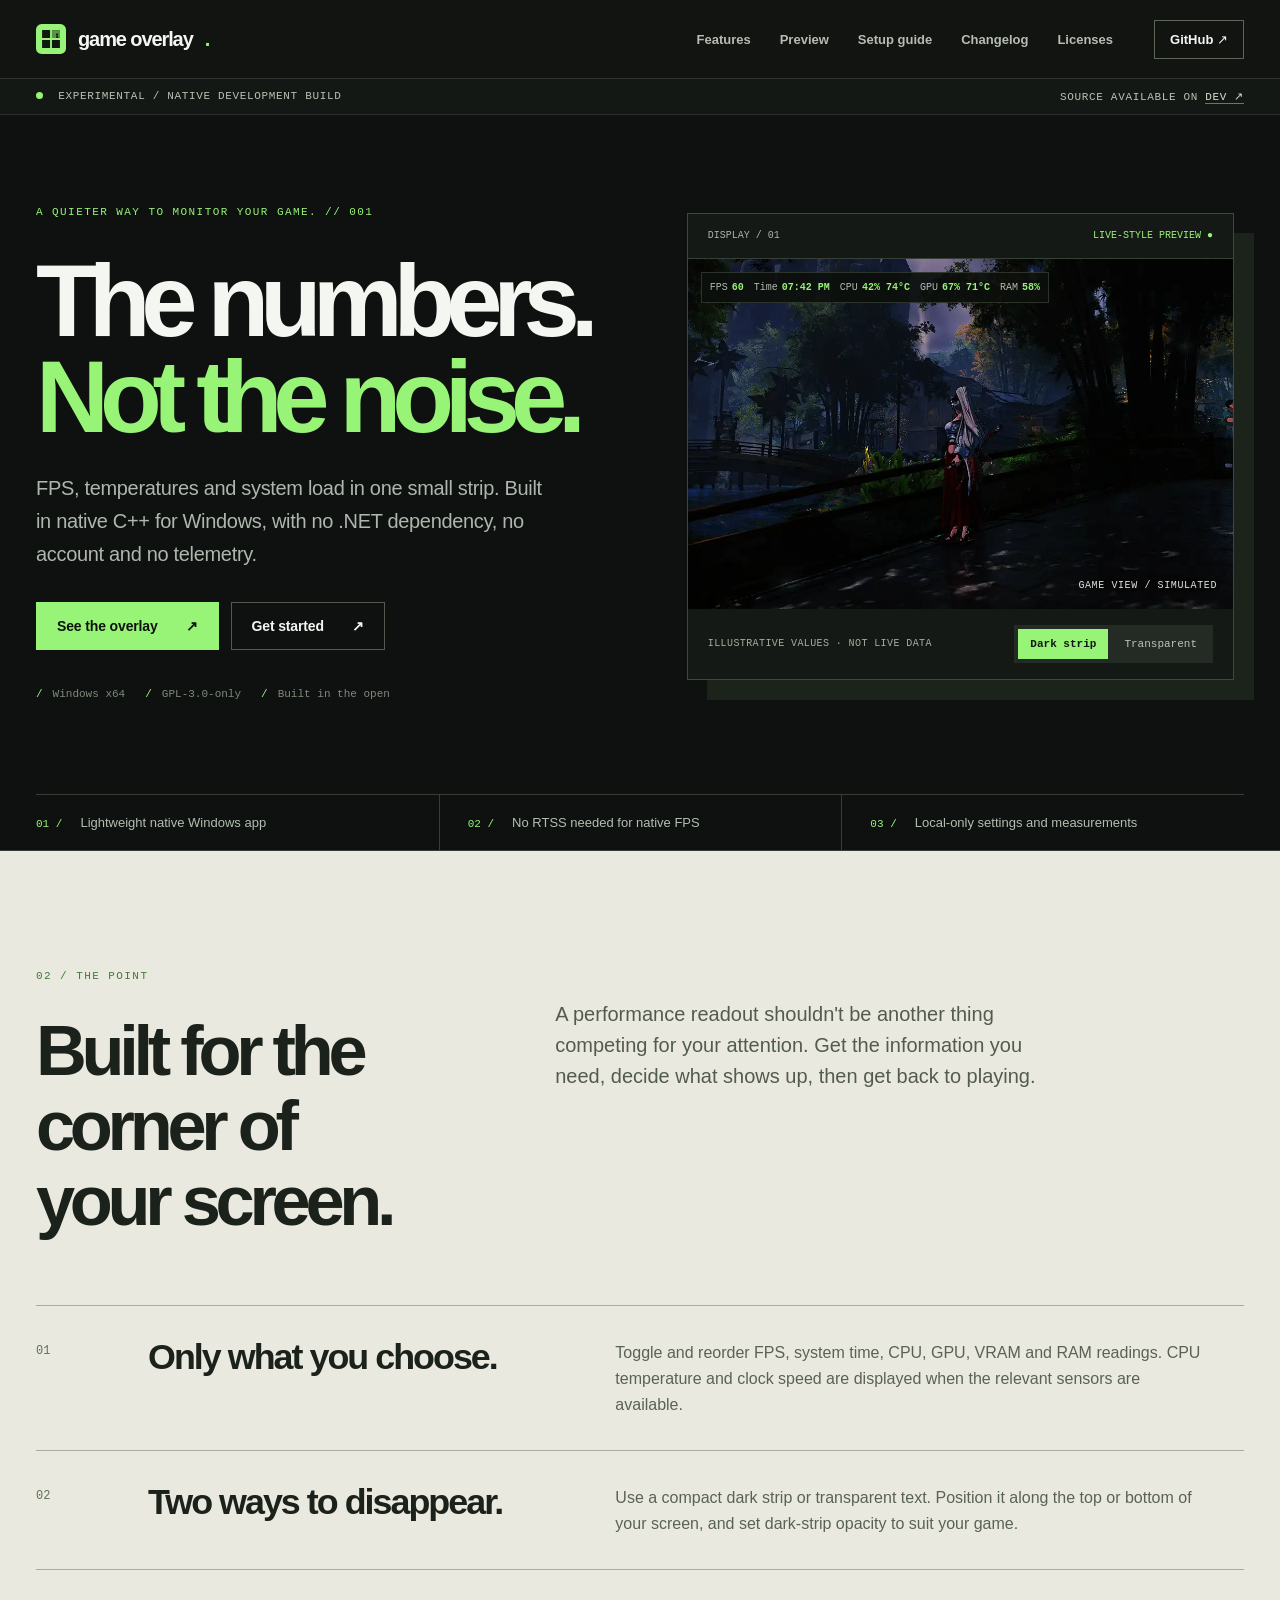
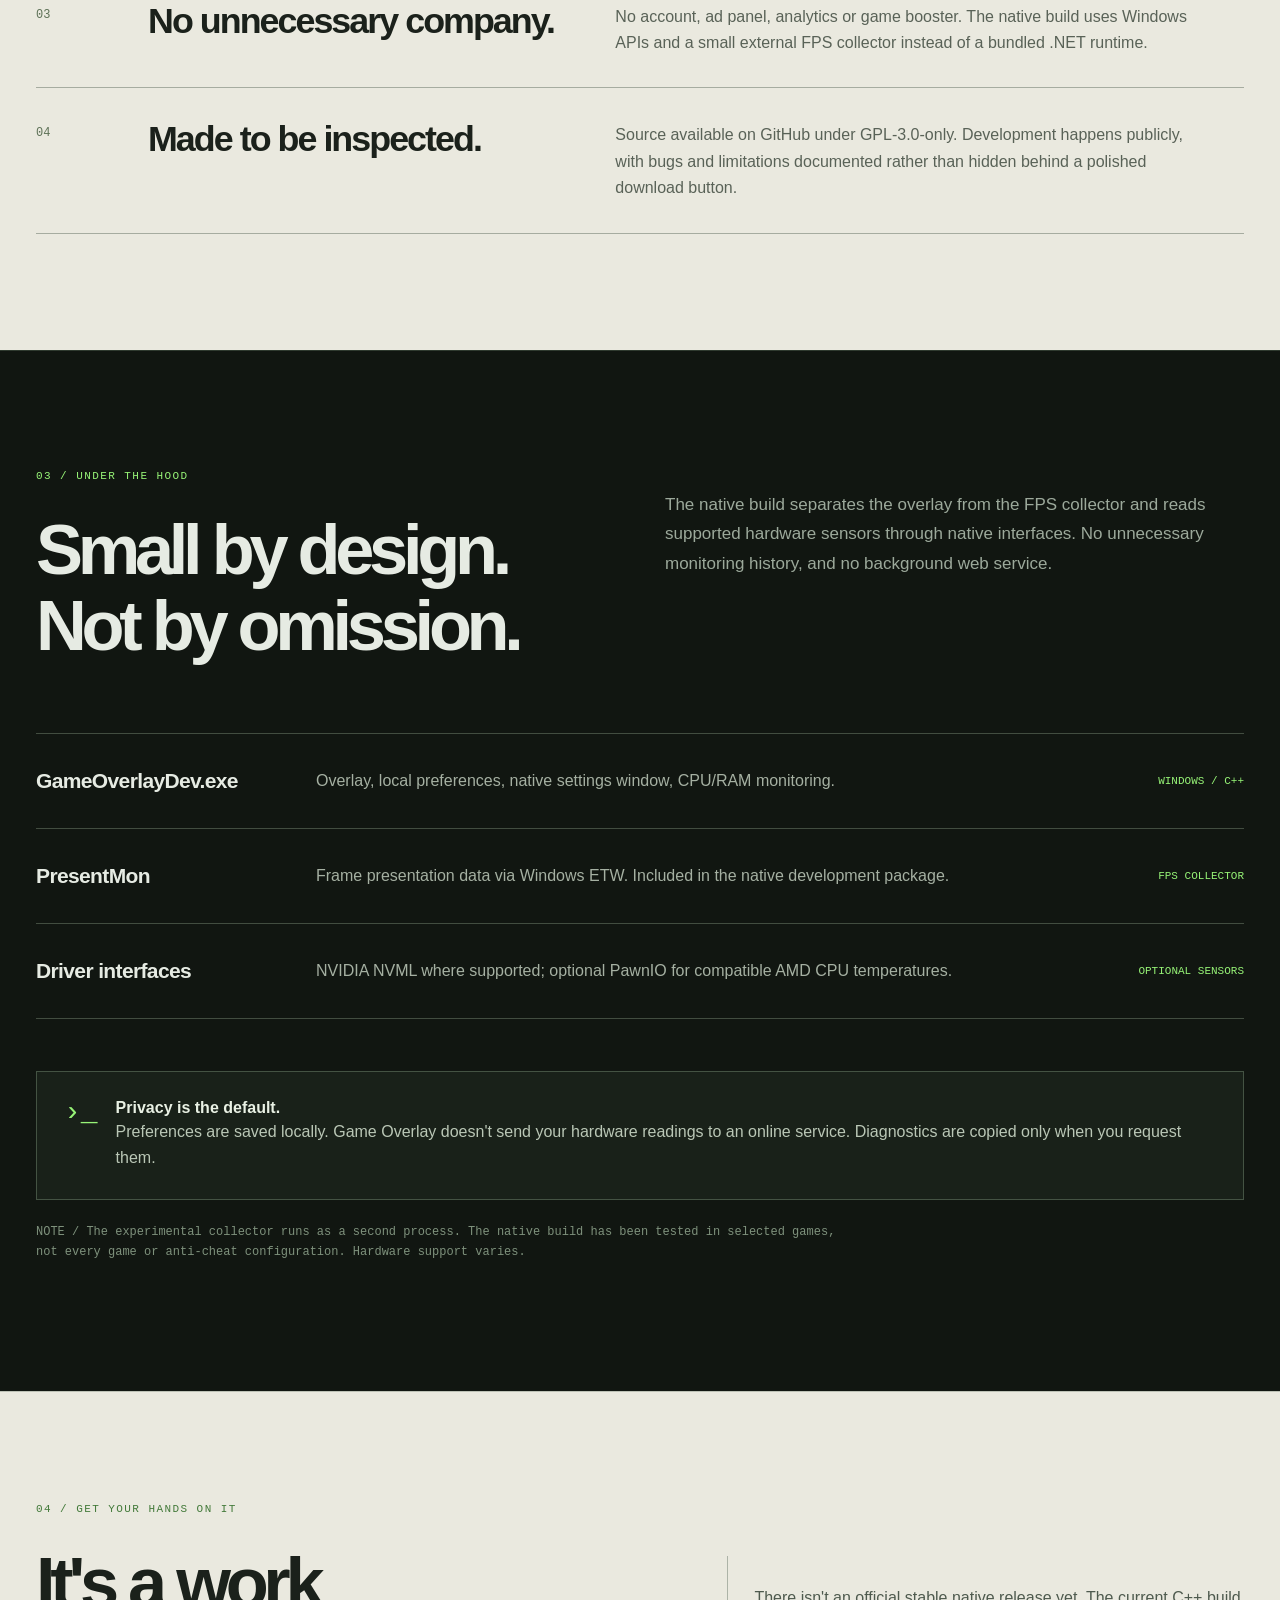
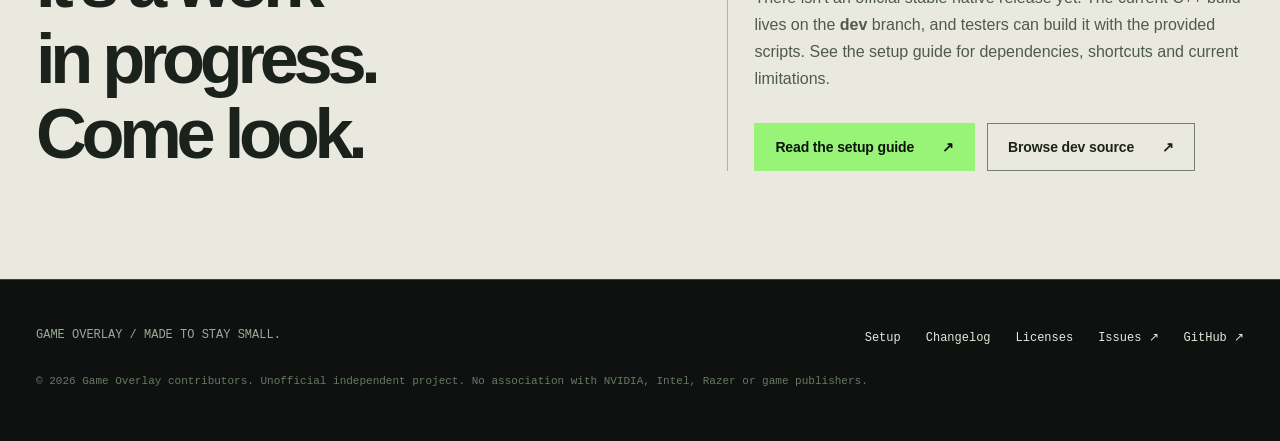
<file: docs/index.html>
<!doctype html>
<html lang="en">
<head>
  <meta charset="utf-8">
  <meta name="viewport" content="width=device-width, initial-scale=1">
  <meta name="theme-color" content="#0e110f">
  <meta name="description" content="A small native performance overlay for Windows. Open source. No telemetry.">
  <meta property="og:title" content="Game Overlay | The numbers, not the noise">
  <meta property="og:description" content="A small native performance overlay for Windows. Open source. No telemetry.">
  <meta property="og:type" content="website">
  <meta property="og:url" content="https://lsvjdev.github.io/GameOverlay/">
  <title>Game Overlay | The numbers, not the noise</title>
  <link rel="icon" href="favicon.svg?v=20261030-brand" type="image/svg+xml">
  <link rel="stylesheet" href="styles.css">
  <script src="app.js" defer></script>
  <meta property="og:site_name" content="Game Overlay">
  <meta property="og:image" content="https://lsvjdev.github.io/GameOverlay/assets/social-preview.jpg">
  <meta property="og:image:type" content="image/jpeg">
  <meta property="og:image:width" content="1280">
  <meta property="og:image:height" content="640">
  <meta property="og:image:alt" content="Game Overlay, a lightweight open-source Windows performance monitor, with an in-game metrics strip and settings window">
  <meta name="twitter:card" content="summary_large_image">
  <meta name="twitter:title" content="Game Overlay | The numbers, not the noise">
  <meta name="twitter:description" content="A small native performance overlay for Windows. Open source. No telemetry.">
  <meta name="twitter:image" content="https://lsvjdev.github.io/GameOverlay/assets/social-preview.jpg">
  <link rel="canonical" href="https://lsvjdev.github.io/GameOverlay/">
</head>
<body>
  <a class="skip-link" href="#main">Skip to content</a>

  <header class="site-header">
    <div class="wrap header-inner">
      <a class="brand" href="./" aria-label="Game Overlay home">
        <img class="brand-logo" src="favicon.svg?v=20261030-brand" alt="" aria-hidden="true" width="30" height="30">
        game overlay<span style="color:var(--acid)">.</span>
      </a>
      <button class="nav-toggle" aria-label="Open navigation" aria-expanded="false" aria-controls="site-navigation">
        <svg width="20" height="20" viewBox="0 0 20 20" fill="none" aria-hidden="true"><path d="M2 6H18M2 14H18" stroke="currentColor" stroke-width="1.7"/></svg>
      </button>
      <nav class="nav-links" id="site-navigation" aria-label="Main navigation" data-open="false">
        <a href="#features">Features</a>
        <a href="preview/">Preview</a>
        <a href="guide/">Setup guide</a>
        <a href="changelog/">Changelog</a>
        <a href="licenses/">Licenses</a>
        <a class="nav-source" href="https://github.com/lsvjdev/GameOverlay" target="_blank" rel="noopener noreferrer">GitHub ↗</a>
      </nav>
    </div>
  </header>

  <div class="top-status">
    <div class="wrap">
      <span><span class="status-dot" aria-hidden="true"></span> EXPERIMENTAL / NATIVE DEVELOPMENT BUILD</span>
      <span class="tagline">SOURCE AVAILABLE ON <a href="https://github.com/lsvjdev/GameOverlay/tree/dev">DEV ↗</a></span>
    </div>
  </div>

  <main id="main">
    <section class="hero" aria-labelledby="hero-title">
      <div class="wrap hero-main">
        <div class="hero-content">
          <div class="eyebrow">A quieter way to monitor your game. // 001</div>
          <h1 id="hero-title"><span class="line">The numbers.</span><span class="line acid">Not the noise.</span></h1>
          <p class="hero-description">FPS, temperatures and system load in one small strip. Built in native C++ for Windows, with no .NET dependency, no account and no telemetry.</p>
          <div class="hero-actions">
            <a class="action action-primary" href="preview/">See the overlay <span aria-hidden="true">↗</span></a>
            <a class="action action-outline" href="guide/">Get started <span aria-hidden="true">↗</span></a>
          </div>
          <div class="hero-meta">
            <span>Windows x64</span>
            <span>GPL-3.0-only</span>
            <span>Built in the open</span>
          </div>
        </div>

        <div class="hero-visual" id="preview">
          <div class="instrument" data-style="strip" data-demo>
            <div class="instrument-top">
              <span class="mono">DISPLAY / 01</span>
              <span class="mono right">LIVE-STYLE PREVIEW<span aria-hidden="true"> ●</span></span>
            </div>
            <div class="instrument-viewport" style="background-image:url('assets/wuwa.webp');background-position:center;background-size:cover">
              <div class="hud" aria-label="Example overlay readings">
                <span class="hud-item"><span class="hud-label">FPS</span><span class="hud-value">60</span></span>
                <span class="hud-item"><span class="hud-label">Time</span><span class="hud-value">07:42 PM</span></span>
                <span class="hud-item"><span class="hud-label">CPU</span><span class="hud-value">42% 74°C</span></span>
                <span class="hud-item"><span class="hud-label">GPU</span><span class="hud-value">67% 71°C</span></span>
                <span class="hud-item"><span class="hud-label">RAM</span><span class="hud-value">58%</span></span>
              </div>
            </div>
            <div class="instrument-foot">
              <span class="demo-caption">ILLUSTRATIVE VALUES · NOT LIVE DATA</span>
              <div class="mode-switch" role="group" aria-label="Preview appearance">
                <button type="button" aria-pressed="true" data-preview-mode="strip">Dark strip</button>
                <button type="button" aria-pressed="false" data-preview-mode="clear">Transparent</button>
              </div>
            </div>
          </div>
        </div>
      </div>

      <div class="wrap hero-bottom" aria-label="Project highlights">
        <div><span>01 /</span><strong>Lightweight native Windows app</strong></div>
        <div><span>02 /</span><strong>No RTSS needed for native FPS</strong></div>
        <div><span>03 /</span><strong>Local-only settings and measurements</strong></div>
      </div>
    </section>

    <section class="paper section-pad" id="features" aria-labelledby="features-title">
      <div class="wrap">
        <div class="section-intro">
          <div>
            <div class="eyebrow">02 / THE POINT</div>
            <h2 class="section-title" id="features-title">Built for the<br>corner of<br>your screen.</h2>
          </div>
          <p>A performance readout shouldn't be another thing competing for your attention. Get the information you need, decide what shows up, then get back to playing.</p>
        </div>
        <div class="feature-list">
          <article class="feature-row">
            <span class="section-index">01</span>
            <h3>Only what you choose.</h3>
            <p>Toggle and reorder FPS, system time, CPU, GPU, VRAM and RAM readings. CPU temperature and clock speed are displayed when the relevant sensors are available.</p>
          </article>
          <article class="feature-row">
            <span class="section-index">02</span>
            <h3>Two ways to disappear.</h3>
            <p>Use a compact dark strip or transparent text. Position it along the top or bottom of your screen, and set dark-strip opacity to suit your game.</p>
          </article>
          <article class="feature-row">
            <span class="section-index">03</span>
            <h3>No unnecessary company.</h3>
            <p>No account, ad panel, analytics or game booster. The native build uses Windows APIs and a small external FPS collector instead of a bundled .NET runtime.</p>
          </article>
          <article class="feature-row">
            <span class="section-index">04</span>
            <h3>Made to be inspected.</h3>
            <p>Source available on GitHub under GPL-3.0-only. Development happens publicly, with bugs and limitations documented rather than hidden behind a polished download button.</p>
          </article>
        </div>
      </div>
    </section>

    <section class="hardware section-pad" id="architecture" aria-labelledby="architecture-title">
      <div class="wrap">
        <div class="hardware-heading">
          <div>
            <div class="eyebrow">03 / UNDER THE HOOD</div>
            <h2 class="section-title" id="architecture-title">Small by design.<br>Not by omission.</h2>
          </div>
          <p>The native build separates the overlay from the FPS collector and reads supported hardware sensors through native interfaces. No unnecessary monitoring history, and no background web service.</p>
        </div>
        <div class="pipeline" aria-label="Monitoring architecture">
          <div class="pipeline-item">
            <strong>GameOverlayDev.exe</strong>
            <p>Overlay, local preferences, native settings window, CPU/RAM monitoring.</p>
            <span class="mini-key">WINDOWS / C++</span>
          </div>
          <div class="pipeline-item">
            <strong>PresentMon</strong>
            <p>Frame presentation data via Windows ETW. Included in the native development package.</p>
            <span class="mini-key">FPS COLLECTOR</span>
          </div>
          <div class="pipeline-item">
            <strong>Driver interfaces</strong>
            <p>NVIDIA NVML where supported; optional PawnIO for compatible AMD CPU temperatures.</p>
            <span class="mini-key">OPTIONAL SENSORS</span>
          </div>
        </div>
        <div class="terminal">
          <span class="glyph" aria-hidden="true">›_</span>
          <div>
            <strong>Privacy is the default.</strong>
            <p>Preferences are saved locally. Game Overlay doesn't send your hardware readings to an online service. Diagnostics are copied only when you request them.</p>
          </div>
        </div>
        <p class="arch-note">NOTE / The experimental collector runs as a second process. The native build has been tested in selected games, not every game or anti-cheat configuration. Hardware support varies.</p>
      </div>
    </section>

    <section class="paper start-section" id="get-started" aria-labelledby="start-title">
      <div class="wrap start-layout">
        <div>
          <div class="eyebrow">04 / GET YOUR HANDS ON IT</div>
          <h2 class="section-title" id="start-title">It's a work<br>in progress.<br>Come look.</h2>
        </div>
        <div class="start-side">
          <p>There isn't an official stable native release yet. The current C++ build lives on the <strong>dev</strong> branch, and testers can build it with the provided scripts. See the setup guide for dependencies, shortcuts and current limitations.</p>
          <div class="hero-actions">
            <a class="action action-primary" href="guide/">Read the setup guide <span aria-hidden="true">↗</span></a>
            <a class="action action-outline" href="https://github.com/lsvjdev/GameOverlay/tree/dev" target="_blank" rel="noopener noreferrer">Browse dev source <span aria-hidden="true">↗</span></a>
          </div>
        </div>
      </div>
    </section>
  </main>

  <footer class="site-footer">
    <div class="wrap">
      <div class="footer-grid">
        <span>GAME OVERLAY / MADE TO STAY SMALL.</span>
        <nav class="footer-links" aria-label="Footer navigation">
          <a href="guide/">Setup</a>
          <a href="changelog/">Changelog</a>
        <a href="licenses/">Licenses</a>
          <a href="https://github.com/lsvjdev/GameOverlay/issues" target="_blank" rel="noopener noreferrer">Issues ↗</a>
          <a href="https://github.com/lsvjdev/GameOverlay" target="_blank" rel="noopener noreferrer">GitHub ↗</a>
        </nav>
      </div>
      <p class="footer-note">© 2026 Game Overlay contributors. Unofficial independent project. No association with NVIDIA, Intel, Razer or game publishers.</p>
    </div>
  </footer>
</body>
</html>
</file>
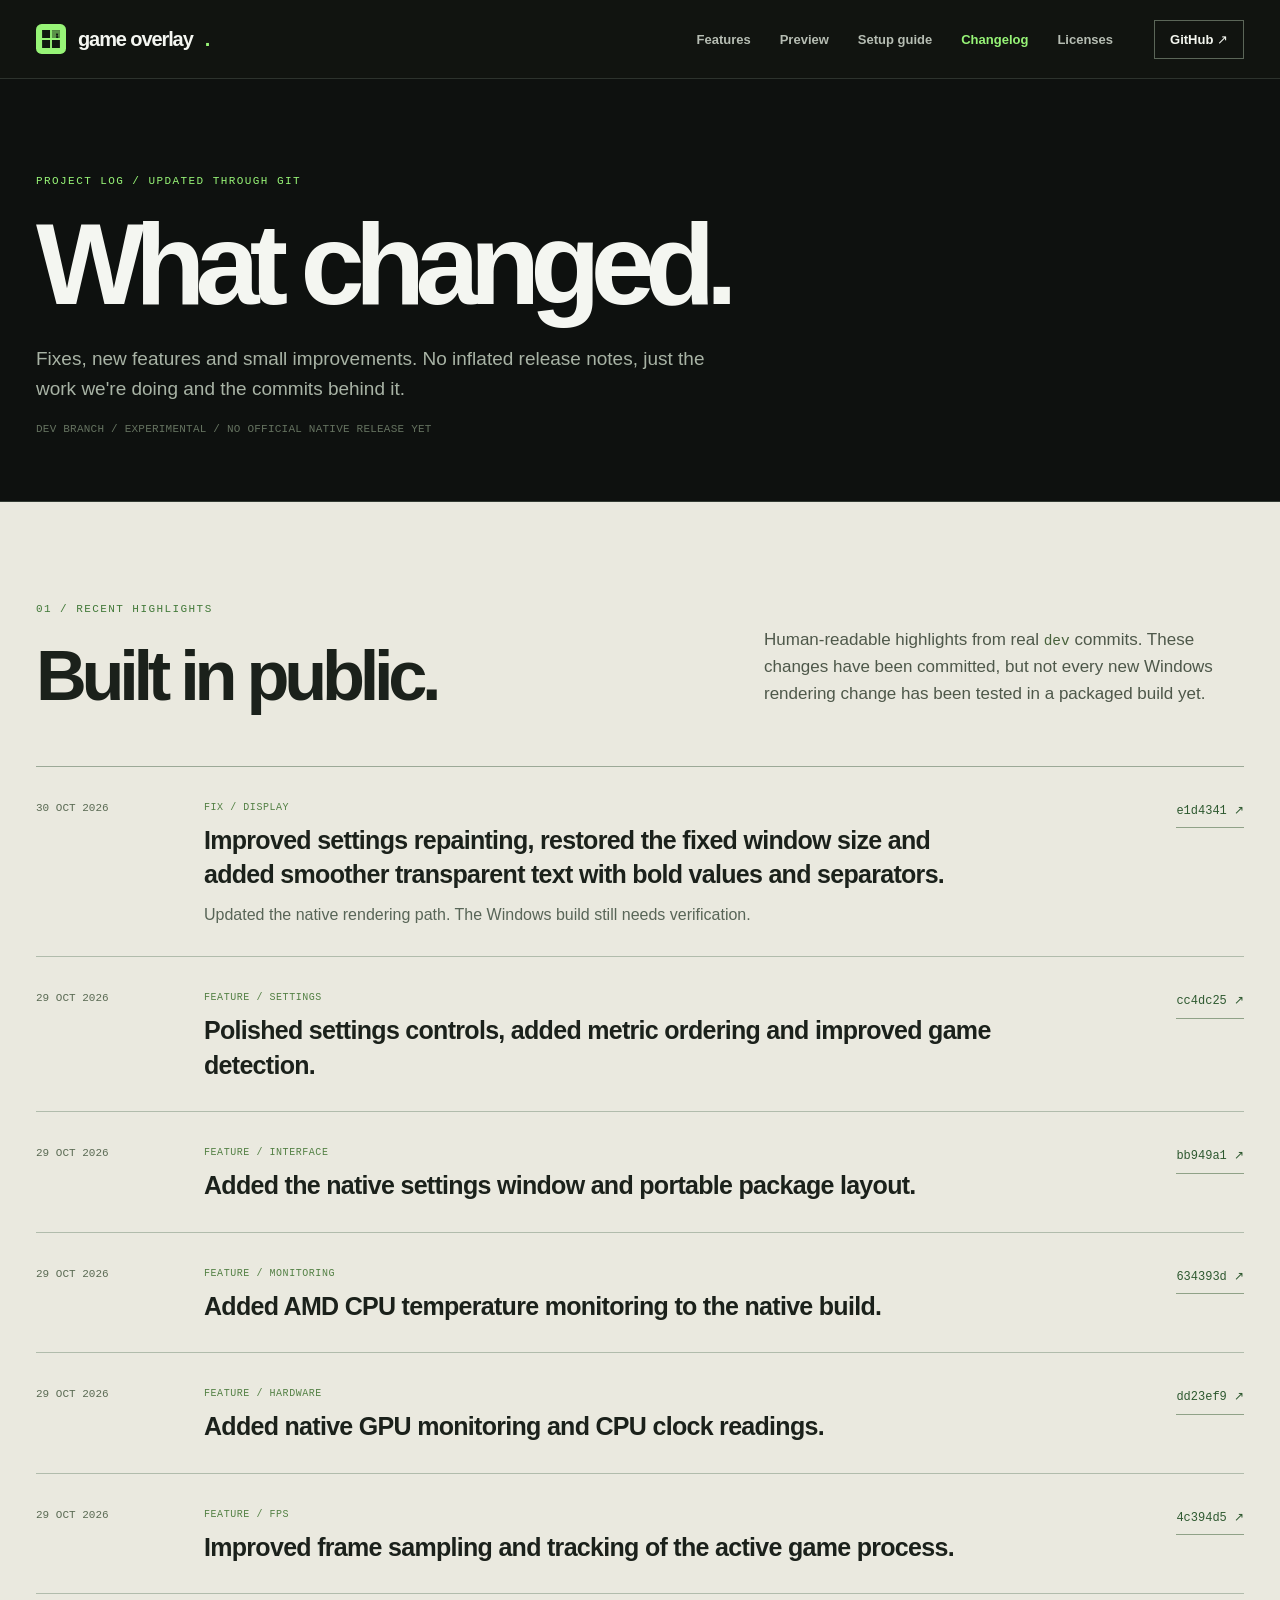
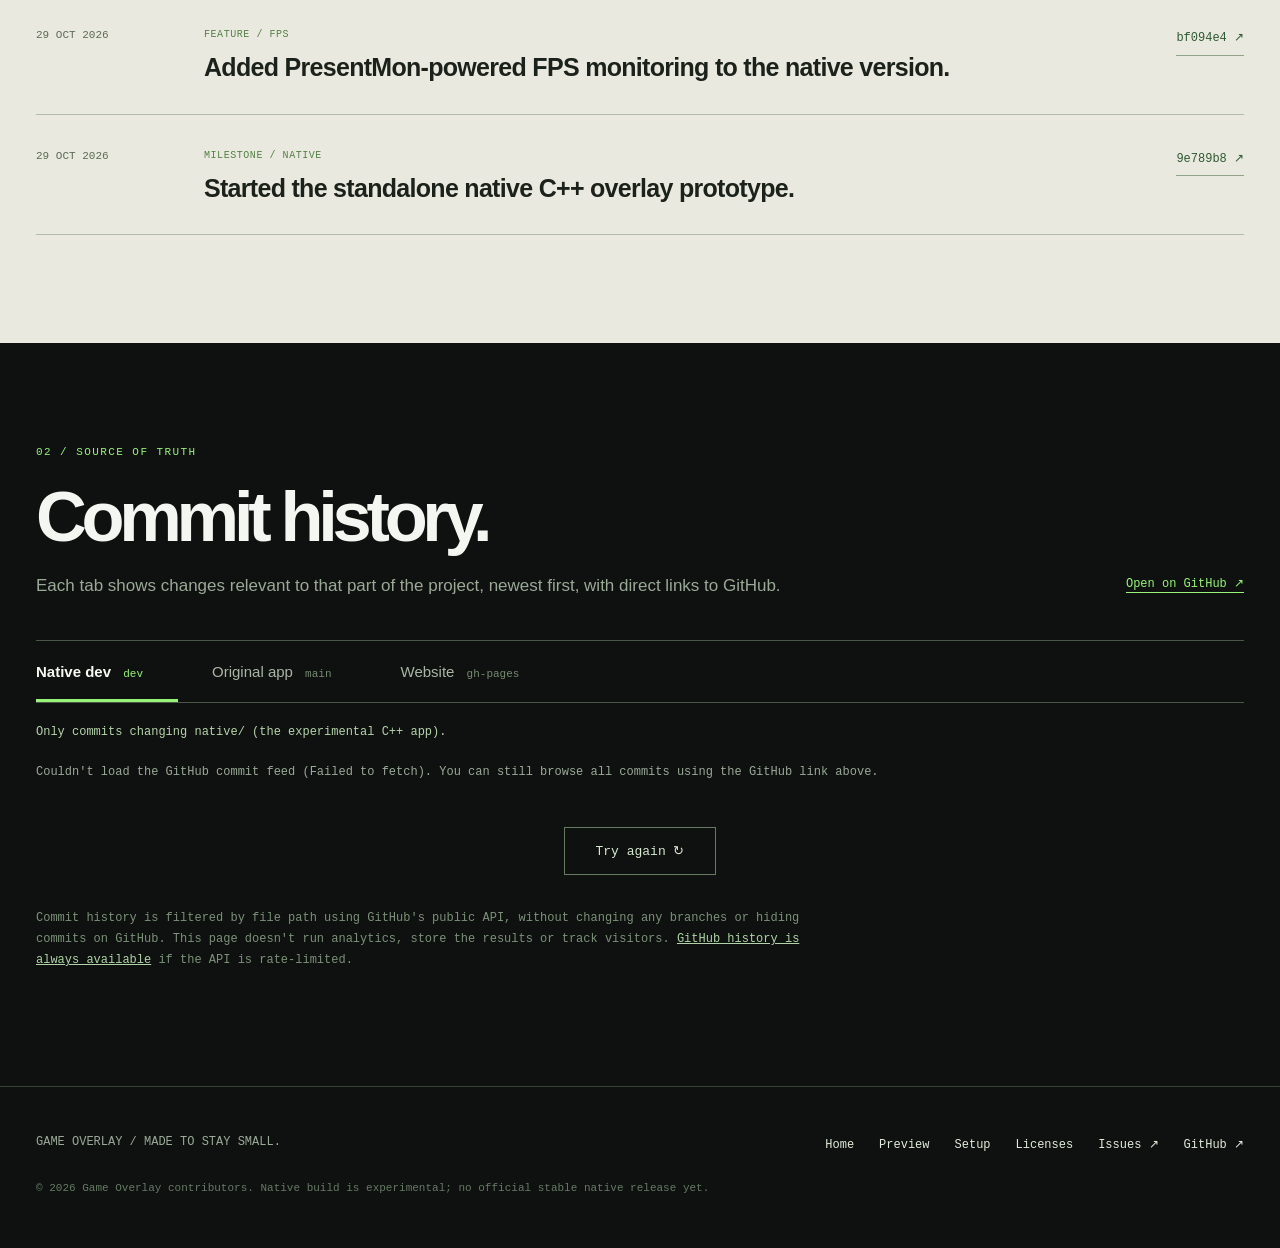
<file: docs/changelog/index.html>
<!doctype html>
<html lang="en">
<head>
  <meta charset="utf-8">
  <meta name="viewport" content="width=device-width, initial-scale=1">
  <meta name="theme-color" content="#0e110f">
  <meta name="description" content="Game Overlay development changelog. Read project highlights and browse relevant commits for the native app, original app, and website.">
  <title>Changelog | Game Overlay</title>
  <link rel="canonical" href="https://lsvjdev.github.io/GameOverlay/changelog/">
  <link rel="icon" type="image/svg+xml" href="../favicon.svg?v=20261030-brand">
  <link rel="stylesheet" href="../styles.css">
  <link rel="stylesheet" href="../changelog.css">
  <script defer src="../app.js"></script>
  <script defer src="../changelog.js"></script>
  <meta property="og:site_name" content="Game Overlay">
  <meta property="og:title" content="Game Overlay | Changelog">
  <meta property="og:description" content="Follow native development, fixes and website updates. Every commit links back to its source on GitHub.">
  <meta property="og:type" content="website">
  <meta property="og:url" content="https://lsvjdev.github.io/GameOverlay/changelog/">
  <meta property="og:image" content="https://lsvjdev.github.io/GameOverlay/assets/social-preview.jpg">
  <meta property="og:image:type" content="image/jpeg">
  <meta property="og:image:width" content="1280">
  <meta property="og:image:height" content="640">
  <meta name="twitter:card" content="summary_large_image">
  <meta name="twitter:image" content="https://lsvjdev.github.io/GameOverlay/assets/social-preview.jpg">
</head>
<body>
  <a class="skip-link" href="#main">Skip to content</a>
  <header class="site-header">
    <div class="wrap header-inner">
      <a class="brand" href="../" aria-label="Game Overlay home">
        <img class="brand-logo" src="../favicon.svg?v=20261030-brand" alt="" aria-hidden="true" width="30" height="30">
        game overlay<span style="color:var(--acid)">.</span>
      </a>
      <button class="nav-toggle" aria-label="Open navigation" aria-expanded="false" aria-controls="site-navigation">
        <svg width="20" height="20" viewBox="0 0 20 20" fill="none" aria-hidden="true"><path d="M2 6H18M2 14H18" stroke="currentColor" stroke-width="1.7"/></svg>
      </button>
      <nav class="nav-links" id="site-navigation" aria-label="Main navigation" data-open="false">
        <a href="../#features">Features</a>
        <a href="../preview/">Preview</a>
        <a href="../guide/">Setup guide</a>
        <a href="../changelog/" aria-current="page">Changelog</a>
        <a href="../licenses/">Licenses</a>
        <a class="nav-source" href="https://github.com/lsvjdev/GameOverlay" target="_blank" rel="noopener noreferrer">GitHub ↗</a>
      </nav>
    </div>
  </header>
  <main id="main">
    <section class="internal-hero">
      <div class="wrap">
        <div class="eyebrow">PROJECT LOG / UPDATED THROUGH GIT</div>
        <h1>What changed.</h1>
        <p>Fixes, new features and small improvements. No inflated release notes, just the work we're doing and the commits behind it.</p>
        <div class="tag-list">DEV BRANCH / EXPERIMENTAL / NO OFFICIAL NATIVE RELEASE YET</div>
      </div>
    </section>

    <section class="paper history-highlights" aria-labelledby="highlights-title">
      <div class="wrap">
        <div class="highlights-intro">
          <div>
            <div class="eyebrow">01 / RECENT HIGHLIGHTS</div>
            <h2 class="section-title" id="highlights-title">Built in public.</h2>
          </div>
          <p>Human-readable highlights from real <code>dev</code> commits. These changes have been committed, but not every new Windows rendering change has been tested in a packaged build yet.</p>
        </div>
        <div class="history-list">
          <article class="history-entry">
            <time datetime="2026-10-30">30 OCT 2026</time>
            <div>
              <span class="history-kind">FIX / DISPLAY</span>
              <h3>Improved settings repainting, restored the fixed window size and added smoother transparent text with bold values and separators.</h3>
              <p>Updated the native rendering path. The Windows build still needs verification.</p>
            </div>
            <a href="https://github.com/lsvjdev/GameOverlay/commit/e1d4341a6fb7a599773eedb145088baf84b8b1ee" target="_blank" rel="noopener noreferrer" aria-label="View commit e1d4341">e1d4341 ↗</a>
          </article>
          <article class="history-entry">
            <time datetime="2026-10-29">29 OCT 2026</time>
            <div>
              <span class="history-kind">FEATURE / SETTINGS</span>
              <h3>Polished settings controls, added metric ordering and improved game detection.</h3>
            </div>
            <a href="https://github.com/lsvjdev/GameOverlay/commit/cc4dc255b714182aef8d401c864d68aca38c090e" target="_blank" rel="noopener noreferrer" aria-label="View commit cc4dc25">cc4dc25 ↗</a>
          </article>
          <article class="history-entry">
            <time datetime="2026-10-29">29 OCT 2026</time>
            <div>
              <span class="history-kind">FEATURE / INTERFACE</span>
              <h3>Added the native settings window and portable package layout.</h3>
            </div>
            <a href="https://github.com/lsvjdev/GameOverlay/commit/bb949a1b6a4df672d4d4d944127b79a1eb7291e8" target="_blank" rel="noopener noreferrer" aria-label="View commit bb949a1">bb949a1 ↗</a>
          </article>
          <article class="history-entry">
            <time datetime="2026-10-29">29 OCT 2026</time>
            <div>
              <span class="history-kind">FEATURE / MONITORING</span>
              <h3>Added AMD CPU temperature monitoring to the native build.</h3>
            </div>
            <a href="https://github.com/lsvjdev/GameOverlay/commit/634393d07dab4b2e97c549ed16a5644d55ccf0af" target="_blank" rel="noopener noreferrer" aria-label="View commit 634393d">634393d ↗</a>
          </article>
          <article class="history-entry">
            <time datetime="2026-10-29">29 OCT 2026</time>
            <div>
              <span class="history-kind">FEATURE / HARDWARE</span>
              <h3>Added native GPU monitoring and CPU clock readings.</h3>
            </div>
            <a href="https://github.com/lsvjdev/GameOverlay/commit/dd23ef9aa53169fe291de0f50c40e941aa4eafd1" target="_blank" rel="noopener noreferrer" aria-label="View commit dd23ef9">dd23ef9 ↗</a>
          </article>
          <article class="history-entry">
            <time datetime="2026-10-29">29 OCT 2026</time>
            <div>
              <span class="history-kind">FEATURE / FPS</span>
              <h3>Improved frame sampling and tracking of the active game process.</h3>
            </div>
            <a href="https://github.com/lsvjdev/GameOverlay/commit/4c394d5f9806eb8da25d2e55bab2cacd6ec9b268" target="_blank" rel="noopener noreferrer" aria-label="View commit 4c394d5">4c394d5 ↗</a>
          </article>
          <article class="history-entry">
            <time datetime="2026-10-29">29 OCT 2026</time>
            <div>
              <span class="history-kind">FEATURE / FPS</span>
              <h3>Added PresentMon-powered FPS monitoring to the native version.</h3>
            </div>
            <a href="https://github.com/lsvjdev/GameOverlay/commit/bf094e43f09fd0f33b2281b815677c9590b26cb9" target="_blank" rel="noopener noreferrer" aria-label="View commit bf094e4">bf094e4 ↗</a>
          </article>
          <article class="history-entry">
            <time datetime="2026-10-29">29 OCT 2026</time>
            <div>
              <span class="history-kind">MILESTONE / NATIVE</span>
              <h3>Started the standalone native C++ overlay prototype.</h3>
            </div>
            <a href="https://github.com/lsvjdev/GameOverlay/commit/9e789b8b2ebda4e3ffda23a9ae45e526930f45be" target="_blank" rel="noopener noreferrer" aria-label="View commit 9e789b8">9e789b8 ↗</a>
          </article>
        </div>
      </div>
    </section>

    <section class="all-history" aria-labelledby="all-history-title" id="commits">
      <div class="wrap">
        <div class="history-head">
          <div>
            <div class="eyebrow">02 / SOURCE OF TRUTH</div>
            <h2 class="section-title" id="all-history-title">Commit history.</h2>
            <p>Each tab shows changes relevant to that part of the project, newest first, with direct links to GitHub.</p>
          </div>
          <a class="history-external" id="history-external" href="https://github.com/lsvjdev/GameOverlay/commits/dev/">Open on GitHub ↗</a>
        </div>
        <div class="history-tabs" role="group" aria-label="Repository branch">
          <button type="button" data-branch="dev" aria-pressed="true">Native dev <span>dev</span></button>
          <button type="button" data-branch="main" aria-pressed="false">Original app <span>main</span></button>
          <button type="button" data-branch="gh-pages" aria-pressed="false">Website <span>gh-pages</span></button>
        </div>
        <p class="history-scope" id="history-scope">Only commits changing native/ (the experimental C++ app).</p>
        <div class="history-status" id="history-status" role="status" aria-live="polite">Loading commit history from GitHub…</div>
        <ol class="commit-list" id="commit-list" aria-label="GitHub commits"></ol>
        <div class="history-load">
          <button id="load-more" type="button" hidden>Load older commits ↓</button>
        </div>
        <p class="history-fineprint">Commit history is filtered by file path using GitHub's public API, without changing any branches or hiding commits on GitHub. This page doesn't run analytics, store the results or track visitors. <a href="https://github.com/lsvjdev/GameOverlay/commits/dev/">GitHub history is always available</a> if the API is rate-limited.</p>
      </div>
    </section>
  </main>
  <footer class="site-footer">
    <div class="wrap">
      <div class="footer-grid">
        <span>GAME OVERLAY / MADE TO STAY SMALL.</span>
        <nav class="footer-links" aria-label="Footer navigation">
          <a href="../">Home</a>
          <a href="../preview/">Preview</a>
          <a href="../guide/">Setup</a>
          <a href="../licenses/">Licenses</a>
          <a href="https://github.com/lsvjdev/GameOverlay/issues">Issues ↗</a>
          <a href="https://github.com/lsvjdev/GameOverlay">GitHub ↗</a>
        </nav>
      </div>
      <p class="footer-note">© 2026 Game Overlay contributors. Native build is experimental; no official stable native release yet.</p>
    </div>
  </footer>
</body>
</html>
</file>
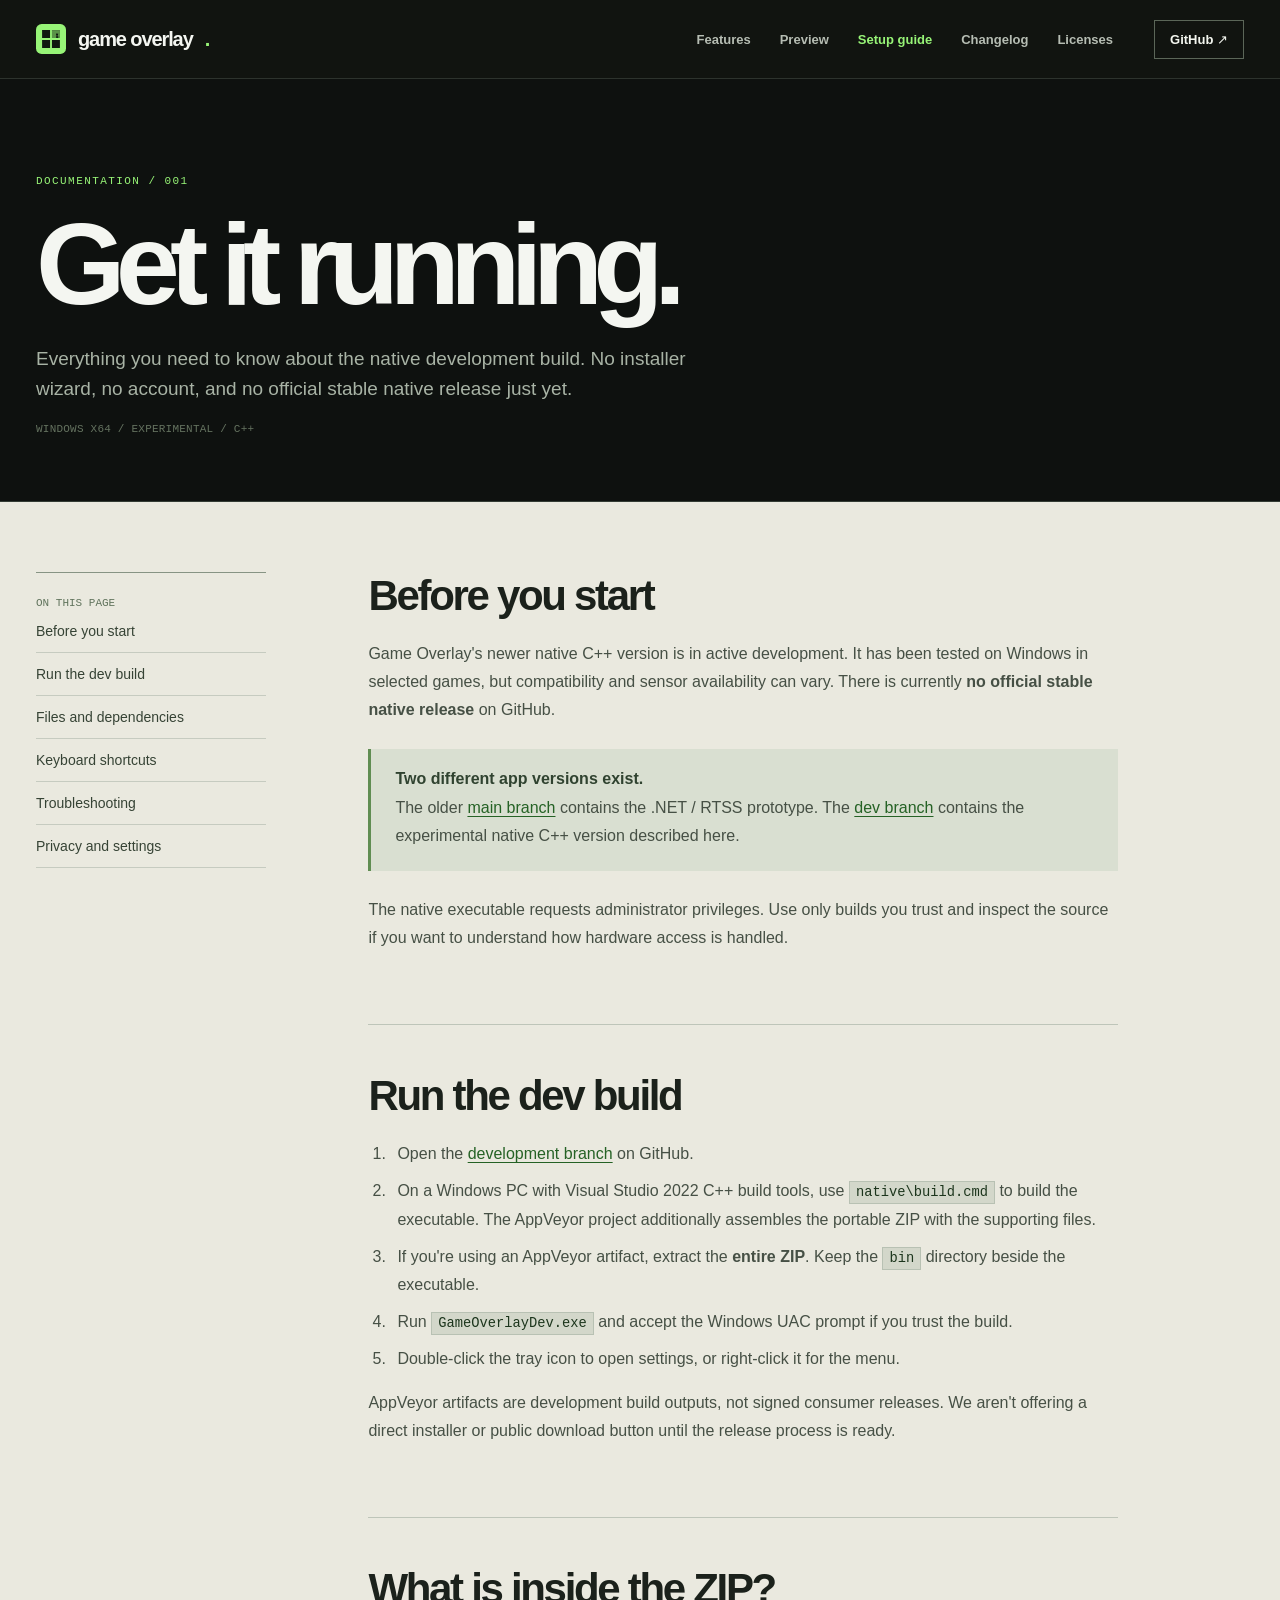
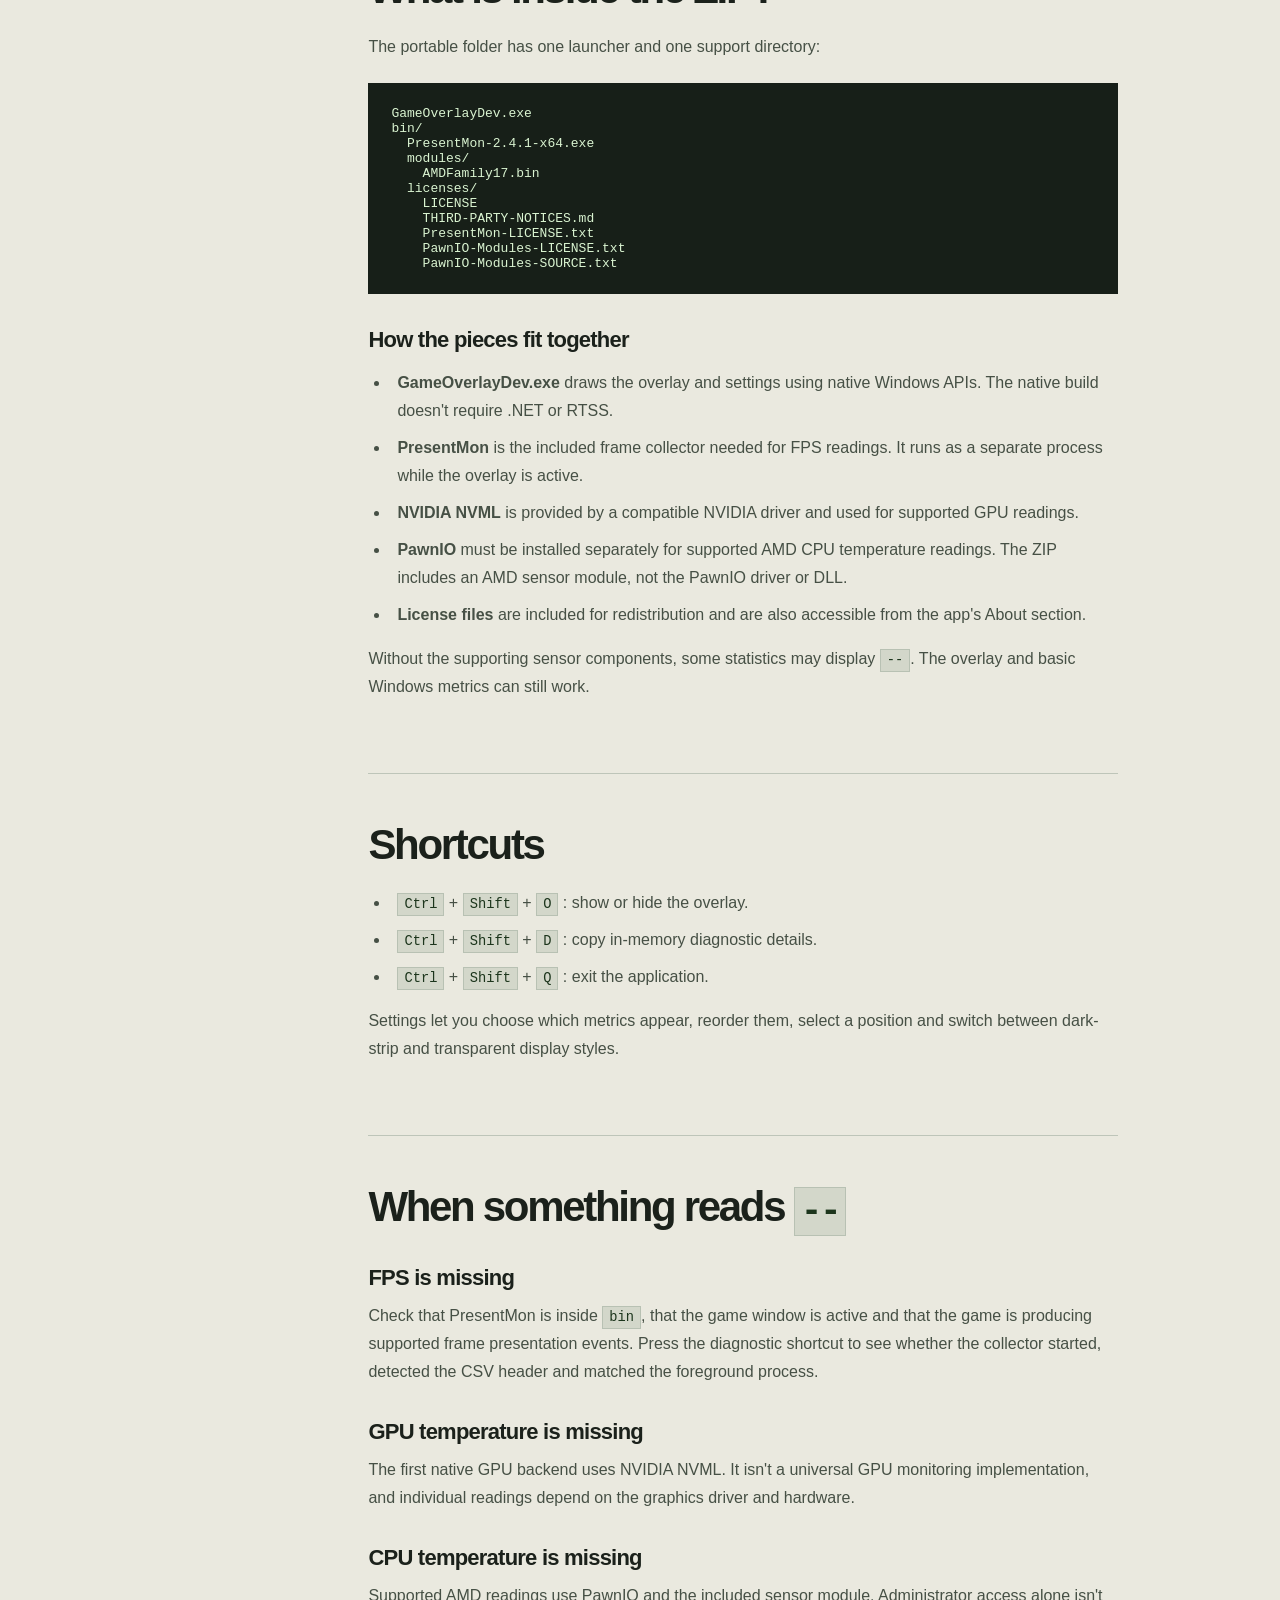
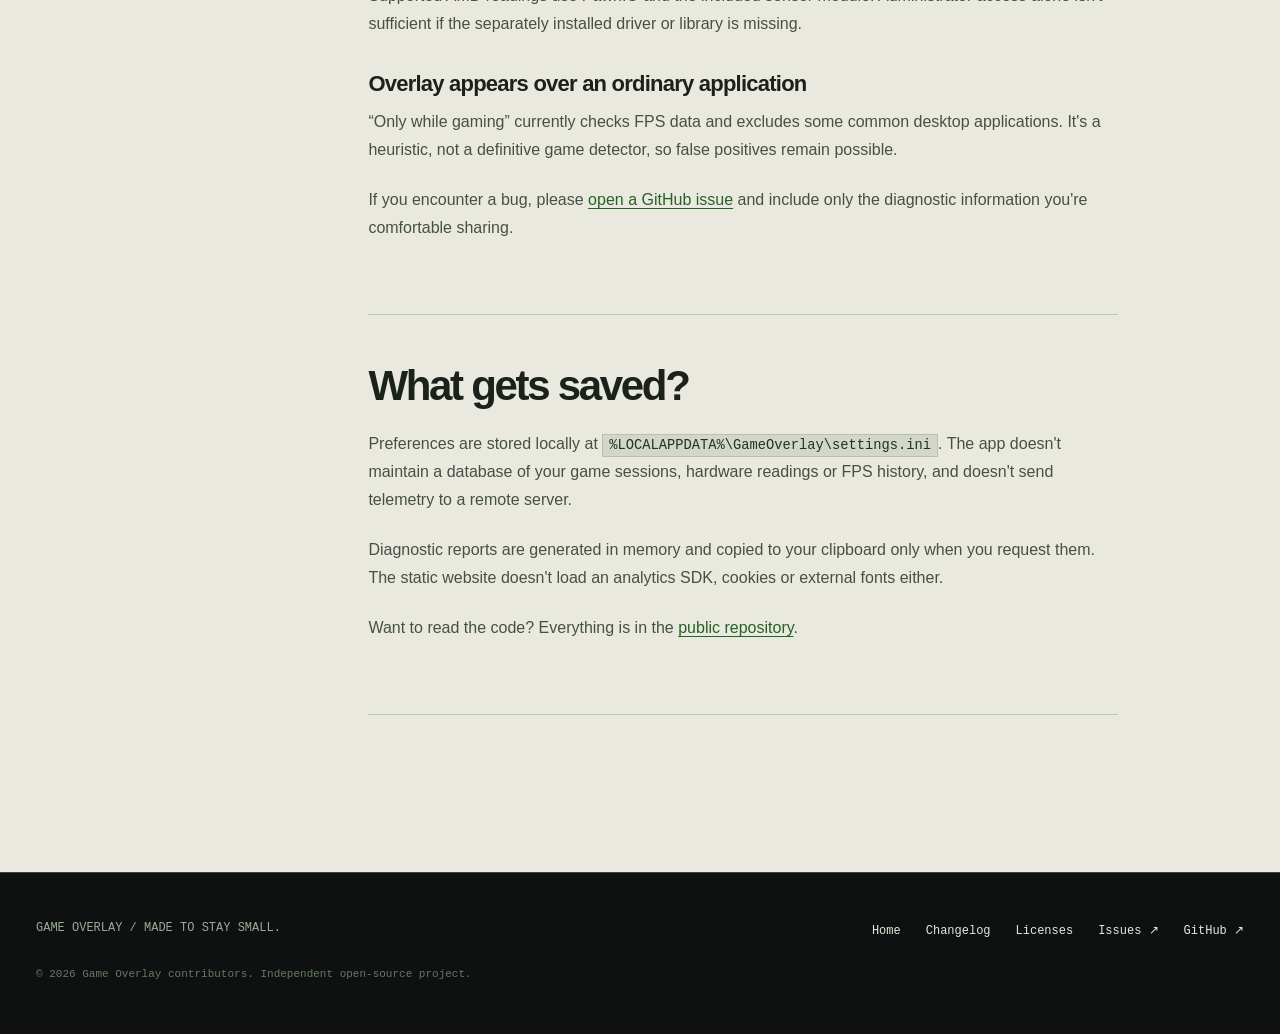
<file: docs/guide/index.html>
<!doctype html>
<html lang="en">
<head>
  <meta charset="utf-8">
  <meta name="viewport" content="width=device-width, initial-scale=1">
  <meta name="theme-color" content="#0e110f">
  <meta name="description" content="Install, run and troubleshoot Game Overlay's experimental native Windows build.">
  <title>Setup guide | Game Overlay</title>
  <link rel="icon" href="../favicon.svg?v=20261030-brand" type="image/svg+xml">
  <link rel="stylesheet" href="../styles.css">
  <script src="../app.js" defer></script>
  <meta property="og:title" content="Game Overlay | Setup guide">
  <meta property="og:description" content="Run the experimental native Windows build. Setup, dependencies, shortcuts and troubleshooting.">
  <meta property="og:type" content="website">
  <meta property="og:url" content="https://lsvjdev.github.io/GameOverlay/guide/">
  <meta property="og:site_name" content="Game Overlay">
  <meta property="og:image" content="https://lsvjdev.github.io/GameOverlay/assets/social-preview.jpg">
  <meta property="og:image:type" content="image/jpeg">
  <meta property="og:image:width" content="1280">
  <meta property="og:image:height" content="640">
  <meta property="og:image:alt" content="Game Overlay, a lightweight open-source Windows performance monitor, with an in-game metrics strip and settings window">
  <meta name="twitter:card" content="summary_large_image">
  <meta name="twitter:image" content="https://lsvjdev.github.io/GameOverlay/assets/social-preview.jpg">
  <link rel="canonical" href="https://lsvjdev.github.io/GameOverlay/guide/">
</head>
<body>
  <a class="skip-link" href="#main">Skip to content</a>
  <header class="site-header">
    <div class="wrap header-inner">
      <a class="brand" href="../" aria-label="Game Overlay home">
        <img class="brand-logo" src="../favicon.svg?v=20261030-brand" alt="" aria-hidden="true" width="30" height="30">
        game overlay<span style="color:var(--acid)">.</span>
      </a>
      <button class="nav-toggle" aria-label="Open navigation" aria-expanded="false" aria-controls="site-navigation">
        <svg width="20" height="20" viewBox="0 0 20 20" fill="none" aria-hidden="true"><path d="M2 6H18M2 14H18" stroke="currentColor" stroke-width="1.7"/></svg>
      </button>
      <nav class="nav-links" id="site-navigation" aria-label="Main navigation" data-open="false">
        <a href="../#features">Features</a>
        <a href="../preview/">Preview</a>
        <a href="../guide/" aria-current="page">Setup guide</a>
        <a href="../changelog/">Changelog</a>
        <a href="../licenses/">Licenses</a>
        <a class="nav-source" href="https://github.com/lsvjdev/GameOverlay" target="_blank" rel="noopener noreferrer">GitHub ↗</a>
      </nav>
    </div>
  </header>

  <main id="main">
    <div class="internal-hero">
      <div class="wrap">
        <div class="eyebrow">DOCUMENTATION / 001</div>
        <h1>Get it running.</h1>
        <p>Everything you need to know about the native development build. No installer wizard, no account, and no official stable native release just yet.</p>
        <div class="tag-list">WINDOWS X64 / EXPERIMENTAL / C++</div>
      </div>
    </div>

    <div class="paper">
      <div class="wrap doc-layout">
        <aside class="doc-aside" aria-label="On this page">
          <span>ON THIS PAGE</span>
          <a href="#status">Before you start</a>
          <a href="#install">Run the dev build</a>
          <a href="#layout">Files and dependencies</a>
          <a href="#shortcuts">Keyboard shortcuts</a>
          <a href="#troubleshooting">Troubleshooting</a>
          <a href="#privacy">Privacy and settings</a>
        </aside>

        <article class="doc-article">
          <section id="status">
            <h2>Before you start</h2>
            <p>Game Overlay's newer native C++ version is in active development. It has been tested on Windows in selected games, but compatibility and sensor availability can vary. There is currently <strong>no official stable native release</strong> on GitHub.</p>
            <div class="note">
              <strong>Two different app versions exist.</strong>
              <p>The older <a href="https://github.com/lsvjdev/GameOverlay/tree/main">main branch</a> contains the .NET / RTSS prototype. The <a href="https://github.com/lsvjdev/GameOverlay/tree/dev">dev branch</a> contains the experimental native C++ version described here.</p>
            </div>
            <p>The native executable requests administrator privileges. Use only builds you trust and inspect the source if you want to understand how hardware access is handled.</p>
          </section>

          <section id="install">
            <h2>Run the dev build</h2>
            <ol>
              <li>Open the <a href="https://github.com/lsvjdev/GameOverlay/tree/dev">development branch</a> on GitHub.</li>
              <li>On a Windows PC with Visual Studio 2022 C++ build tools, use <code>native\build.cmd</code> to build the executable. The AppVeyor project additionally assembles the portable ZIP with the supporting files.</li>
              <li>If you're using an AppVeyor artifact, extract the <strong>entire ZIP</strong>. Keep the <code>bin</code> directory beside the executable.</li>
              <li>Run <code>GameOverlayDev.exe</code> and accept the Windows UAC prompt if you trust the build.</li>
              <li>Double-click the tray icon to open settings, or right-click it for the menu.</li>
            </ol>
            <p>AppVeyor artifacts are development build outputs, not signed consumer releases. We aren't offering a direct installer or public download button until the release process is ready.</p>
          </section>

          <section id="layout">
            <h2>What is inside the ZIP?</h2>
            <p>The portable folder has one launcher and one support directory:</p>
            <pre><code>GameOverlayDev.exe
bin/
  PresentMon-2.4.1-x64.exe
  modules/
    AMDFamily17.bin
  licenses/
    LICENSE
    THIRD-PARTY-NOTICES.md
    PresentMon-LICENSE.txt
    PawnIO-Modules-LICENSE.txt
    PawnIO-Modules-SOURCE.txt</code></pre>
            <h3>How the pieces fit together</h3>
            <ul>
              <li><strong>GameOverlayDev.exe</strong> draws the overlay and settings using native Windows APIs. The native build doesn't require .NET or RTSS.</li>
              <li><strong>PresentMon</strong> is the included frame collector needed for FPS readings. It runs as a separate process while the overlay is active.</li>
              <li><strong>NVIDIA NVML</strong> is provided by a compatible NVIDIA driver and used for supported GPU readings.</li>
              <li><strong>PawnIO</strong> must be installed separately for supported AMD CPU temperature readings. The ZIP includes an AMD sensor module, not the PawnIO driver or DLL.</li>
              <li><strong>License files</strong> are included for redistribution and are also accessible from the app's About section.</li>
            </ul>
            <p>Without the supporting sensor components, some statistics may display <code>--</code>. The overlay and basic Windows metrics can still work.</p>
          </section>

          <section id="shortcuts">
            <h2>Shortcuts</h2>
            <ul>
              <li><kbd>Ctrl</kbd> + <kbd>Shift</kbd> + <kbd>O</kbd> : show or hide the overlay.</li>
              <li><kbd>Ctrl</kbd> + <kbd>Shift</kbd> + <kbd>D</kbd> : copy in-memory diagnostic details.</li>
              <li><kbd>Ctrl</kbd> + <kbd>Shift</kbd> + <kbd>Q</kbd> : exit the application.</li>
            </ul>
            <p>Settings let you choose which metrics appear, reorder them, select a position and switch between dark-strip and transparent display styles.</p>
          </section>

          <section id="troubleshooting">
            <h2>When something reads <code>--</code></h2>
            <h3>FPS is missing</h3>
            <p>Check that PresentMon is inside <code>bin</code>, that the game window is active and that the game is producing supported frame presentation events. Press the diagnostic shortcut to see whether the collector started, detected the CSV header and matched the foreground process.</p>
            <h3>GPU temperature is missing</h3>
            <p>The first native GPU backend uses NVIDIA NVML. It isn't a universal GPU monitoring implementation, and individual readings depend on the graphics driver and hardware.</p>
            <h3>CPU temperature is missing</h3>
            <p>Supported AMD readings use PawnIO and the included sensor module. Administrator access alone isn't sufficient if the separately installed driver or library is missing.</p>
            <h3>Overlay appears over an ordinary application</h3>
            <p>“Only while gaming” currently checks FPS data and excludes some common desktop applications. It's a heuristic, not a definitive game detector, so false positives remain possible.</p>
            <p>If you encounter a bug, please <a href="https://github.com/lsvjdev/GameOverlay/issues/new/choose">open a GitHub issue</a> and include only the diagnostic information you're comfortable sharing.</p>
          </section>

          <section id="privacy">
            <h2>What gets saved?</h2>
            <p>Preferences are stored locally at <code>%LOCALAPPDATA%\GameOverlay\settings.ini</code>. The app doesn't maintain a database of your game sessions, hardware readings or FPS history, and doesn't send telemetry to a remote server.</p>
            <p>Diagnostic reports are generated in memory and copied to your clipboard only when you request them. The static website doesn't load an analytics SDK, cookies or external fonts either.</p>
            <p>Want to read the code? Everything is in the <a href="https://github.com/lsvjdev/GameOverlay">public repository</a>.</p>
          </section>
        </article>
      </div>
    </div>
  </main>

  <footer class="site-footer">
    <div class="wrap">
      <div class="footer-grid">
        <span>GAME OVERLAY / MADE TO STAY SMALL.</span>
        <nav class="footer-links" aria-label="Footer navigation">
          <a href="../">Home</a><a href="../changelog/">Changelog</a>
        <a href="../licenses/">Licenses</a>
          <a href="https://github.com/lsvjdev/GameOverlay/issues">Issues ↗</a>
          <a href="https://github.com/lsvjdev/GameOverlay">GitHub ↗</a>
        </nav>
      </div>
      <p class="footer-note">© 2026 Game Overlay contributors. Independent open-source project.</p>
    </div>
  </footer>
</body>
</html>
</file>
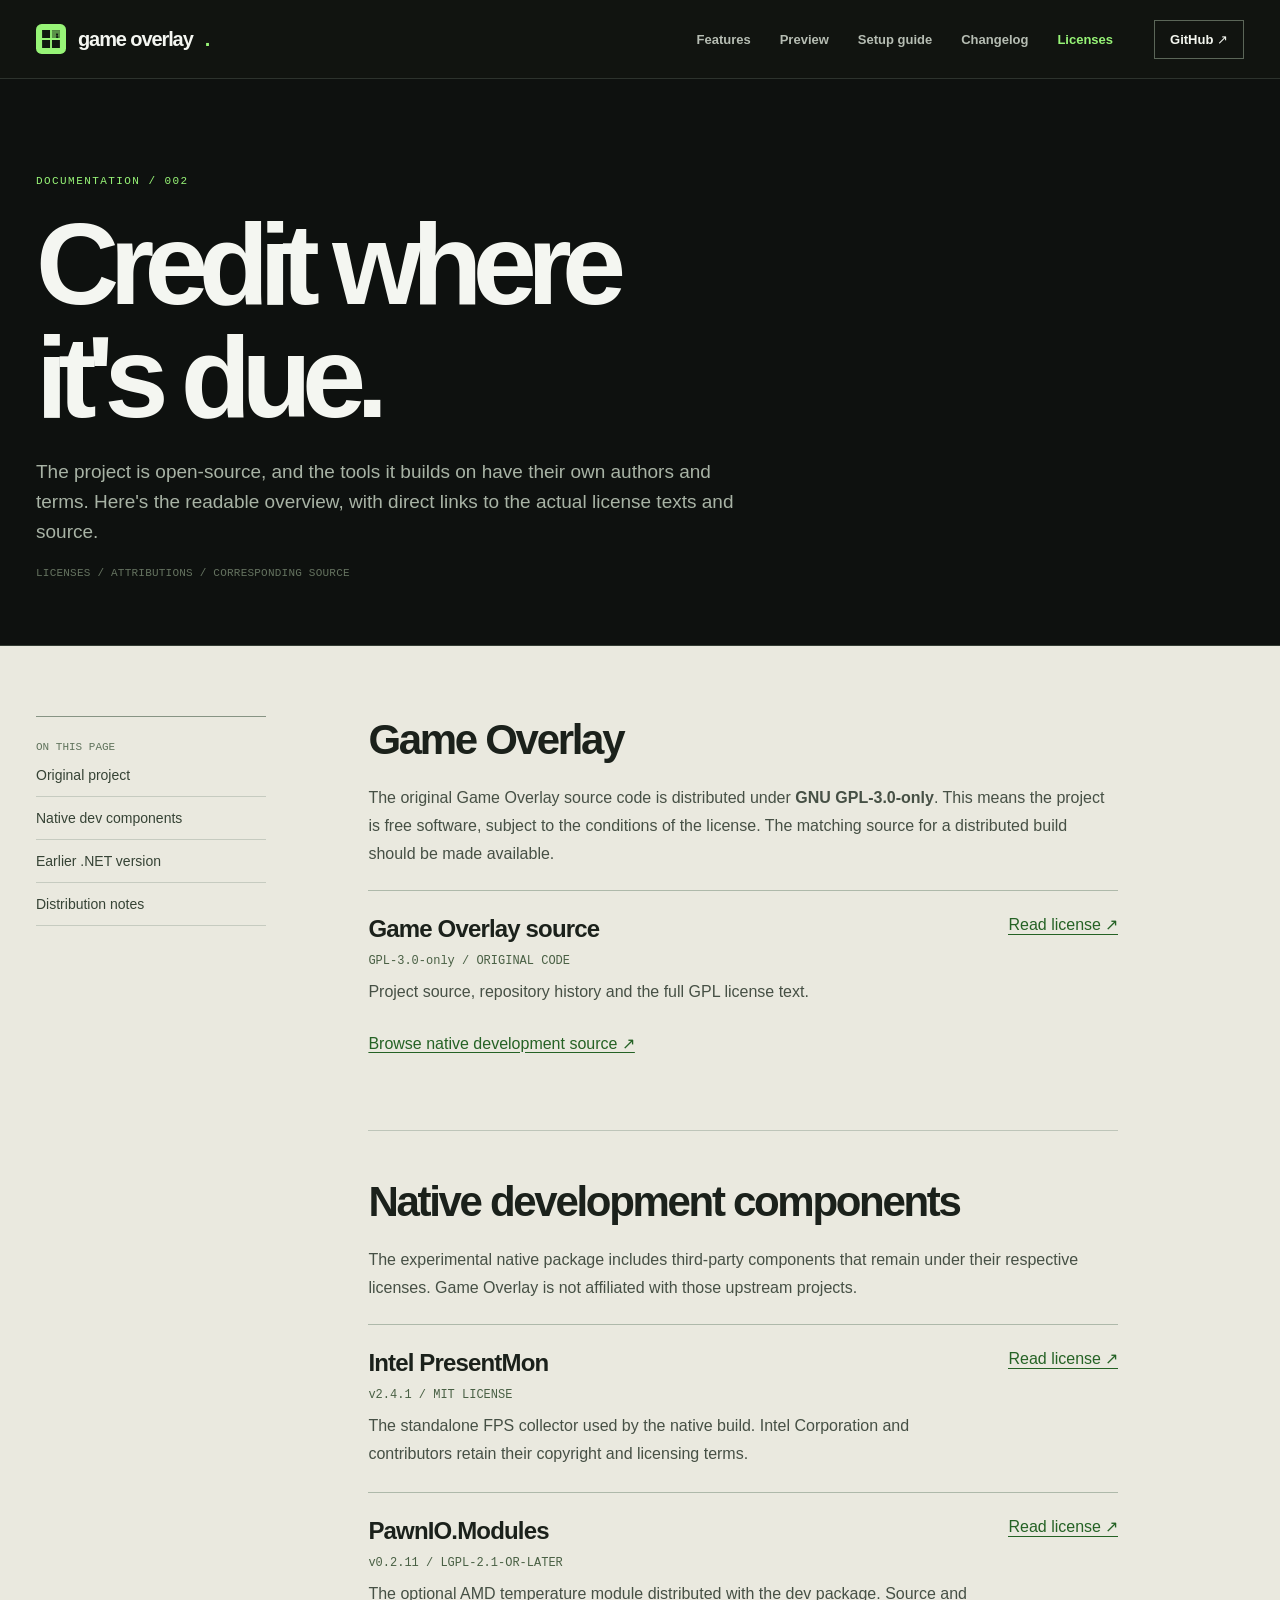
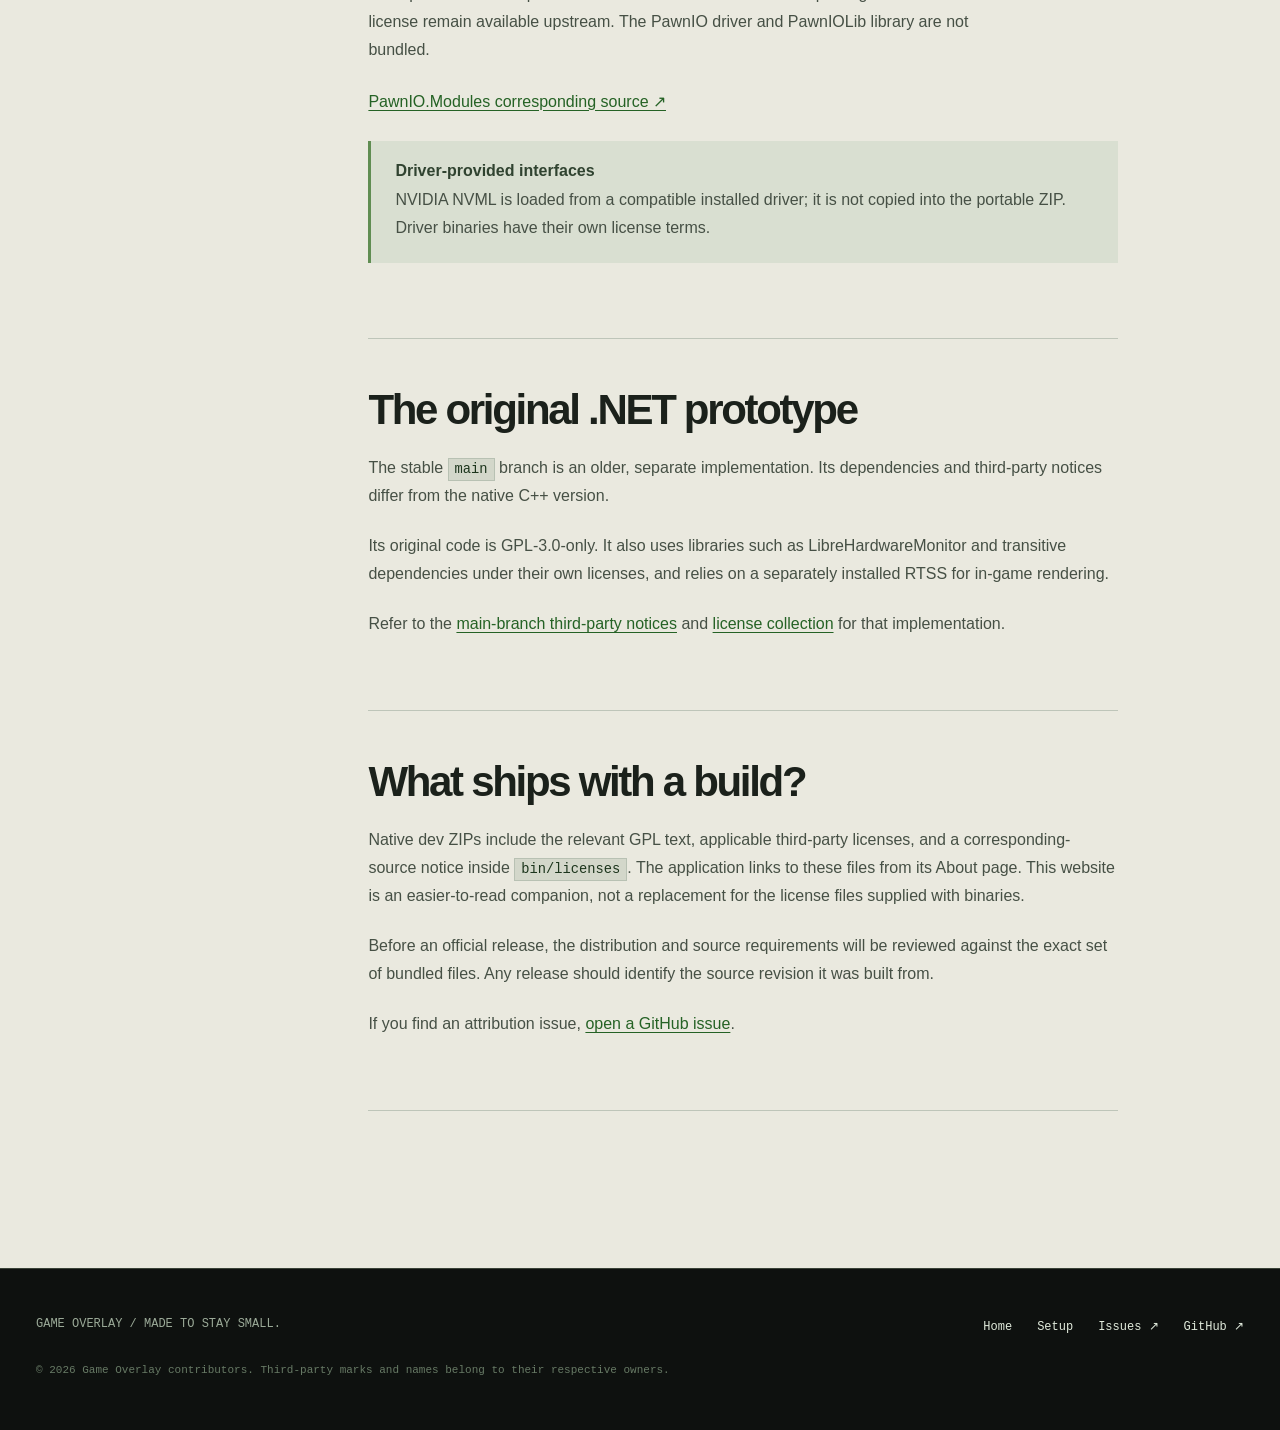
<file: docs/licenses/index.html>
<!doctype html>
<html lang="en">
<head>
  <meta charset="utf-8">
  <meta name="viewport" content="width=device-width, initial-scale=1">
  <meta name="theme-color" content="#0e110f">
  <meta name="description" content="Licenses, third-party credits and source links for the Game Overlay project.">
  <title>Licenses & credits | Game Overlay</title>
  <link rel="icon" href="../favicon.svg?v=20261030-brand" type="image/svg+xml">
  <link rel="stylesheet" href="../styles.css">
  <script src="../app.js" defer></script>
  <meta property="og:title" content="Game Overlay | Licenses and credits">
  <meta property="og:description" content="Game Overlay licensing, third-party components, source code and attribution details.">
  <meta property="og:type" content="website">
  <meta property="og:url" content="https://lsvjdev.github.io/GameOverlay/licenses/">
  <meta property="og:site_name" content="Game Overlay">
  <meta property="og:image" content="https://lsvjdev.github.io/GameOverlay/assets/social-preview.jpg">
  <meta property="og:image:type" content="image/jpeg">
  <meta property="og:image:width" content="1280">
  <meta property="og:image:height" content="640">
  <meta property="og:image:alt" content="Game Overlay, a lightweight open-source Windows performance monitor, with an in-game metrics strip and settings window">
  <meta name="twitter:card" content="summary_large_image">
  <meta name="twitter:image" content="https://lsvjdev.github.io/GameOverlay/assets/social-preview.jpg">
  <link rel="canonical" href="https://lsvjdev.github.io/GameOverlay/licenses/">
</head>
<body>
  <a class="skip-link" href="#main">Skip to content</a>
  <header class="site-header">
    <div class="wrap header-inner">
      <a class="brand" href="../" aria-label="Game Overlay home">
        <img class="brand-logo" src="../favicon.svg?v=20261030-brand" alt="" aria-hidden="true" width="30" height="30">
        game overlay<span style="color:var(--acid)">.</span>
      </a>
      <button class="nav-toggle" aria-label="Open navigation" aria-expanded="false" aria-controls="site-navigation">
        <svg width="20" height="20" viewBox="0 0 20 20" fill="none" aria-hidden="true"><path d="M2 6H18M2 14H18" stroke="currentColor" stroke-width="1.7"/></svg>
      </button>
      <nav class="nav-links" id="site-navigation" aria-label="Main navigation" data-open="false">
        <a href="../#features">Features</a>
        <a href="../preview/">Preview</a>
        <a href="../guide/">Setup guide</a>
        <a href="../changelog/">Changelog</a>
        <a href="../licenses/" aria-current="page">Licenses</a>
        <a class="nav-source" href="https://github.com/lsvjdev/GameOverlay" target="_blank" rel="noopener noreferrer">GitHub ↗</a>
      </nav>
    </div>
  </header>

  <main id="main">
    <div class="internal-hero">
      <div class="wrap">
        <div class="eyebrow">DOCUMENTATION / 002</div>
        <h1>Credit where<br>it's due.</h1>
        <p>The project is open-source, and the tools it builds on have their own authors and terms. Here's the readable overview, with direct links to the actual license texts and source.</p>
        <div class="tag-list">LICENSES / ATTRIBUTIONS / CORRESPONDING SOURCE</div>
      </div>
    </div>

    <div class="paper">
      <div class="wrap doc-layout">
        <aside class="doc-aside" aria-label="On this page">
          <span>ON THIS PAGE</span>
          <a href="#game-overlay">Original project</a>
          <a href="#native">Native dev components</a>
          <a href="#older">Earlier .NET version</a>
          <a href="#distribution">Distribution notes</a>
        </aside>

        <article class="doc-article">
          <section id="game-overlay">
            <h2>Game Overlay</h2>
            <p>The original Game Overlay source code is distributed under <strong>GNU GPL-3.0-only</strong>. This means the project is free software, subject to the conditions of the license. The matching source for a distributed build should be made available.</p>
            <div class="license-entry">
              <div>
                <h3>Game Overlay source</h3>
                <span class="version">GPL-3.0-only / ORIGINAL CODE</span>
                <p>Project source, repository history and the full GPL license text.</p>
              </div>
              <a class="link-arrow" href="https://github.com/lsvjdev/GameOverlay/blob/dev/LICENSE" target="_blank" rel="noopener noreferrer">Read license ↗</a>
            </div>
            <p><a href="https://github.com/lsvjdev/GameOverlay/tree/dev">Browse native development source ↗</a></p>
          </section>

          <section id="native">
            <h2>Native development components</h2>
            <p>The experimental native package includes third-party components that remain under their respective licenses. Game Overlay is not affiliated with those upstream projects.</p>

            <div class="license-entry">
              <div>
                <h3>Intel PresentMon</h3>
                <span class="version">v2.4.1 / MIT LICENSE</span>
                <p>The standalone FPS collector used by the native build. Intel Corporation and contributors retain their copyright and licensing terms.</p>
              </div>
              <a class="link-arrow" href="https://github.com/GameTechDev/PresentMon/blob/v2.4.1/LICENSE.txt" target="_blank" rel="noopener noreferrer">Read license ↗</a>
            </div>

            <div class="license-entry">
              <div>
                <h3>PawnIO.Modules</h3>
                <span class="version">v0.2.11 / LGPL-2.1-OR-LATER</span>
                <p>The optional AMD temperature module distributed with the dev package. Source and license remain available upstream. The PawnIO driver and PawnIOLib library are not bundled.</p>
              </div>
              <a class="link-arrow" href="https://github.com/namazso/PawnIO.Modules/blob/0.2.11/COPYING" target="_blank" rel="noopener noreferrer">Read license ↗</a>
            </div>
            <p><a href="https://github.com/namazso/PawnIO.Modules/tree/0.2.11">PawnIO.Modules corresponding source ↗</a></p>
            <div class="note">
              <strong>Driver-provided interfaces</strong>
              <p>NVIDIA NVML is loaded from a compatible installed driver; it is not copied into the portable ZIP. Driver binaries have their own license terms.</p>
            </div>
          </section>

          <section id="older">
            <h2>The original .NET prototype</h2>
            <p>The stable <code>main</code> branch is an older, separate implementation. Its dependencies and third-party notices differ from the native C++ version.</p>
            <p>Its original code is GPL-3.0-only. It also uses libraries such as LibreHardwareMonitor and transitive dependencies under their own licenses, and relies on a separately installed RTSS for in-game rendering.</p>
            <p>Refer to the <a href="https://github.com/lsvjdev/GameOverlay/blob/main/THIRD-PARTY-NOTICES.md">main-branch third-party notices</a> and <a href="https://github.com/lsvjdev/GameOverlay/tree/main/LICENSES">license collection</a> for that implementation.</p>
          </section>

          <section id="distribution">
            <h2>What ships with a build?</h2>
            <p>Native dev ZIPs include the relevant GPL text, applicable third-party licenses, and a corresponding-source notice inside <code>bin/licenses</code>. The application links to these files from its About page. This website is an easier-to-read companion, not a replacement for the license files supplied with binaries.</p>
            <p>Before an official release, the distribution and source requirements will be reviewed against the exact set of bundled files. Any release should identify the source revision it was built from.</p>
            <p>If you find an attribution issue, <a href="https://github.com/lsvjdev/GameOverlay/issues/new/choose">open a GitHub issue</a>.</p>
          </section>
        </article>
      </div>
    </div>
  </main>

  <footer class="site-footer">
    <div class="wrap">
      <div class="footer-grid">
        <span>GAME OVERLAY / MADE TO STAY SMALL.</span>
        <nav class="footer-links" aria-label="Footer navigation">
          <a href="../">Home</a><a href="../guide/">Setup</a>
          <a href="https://github.com/lsvjdev/GameOverlay/issues">Issues ↗</a>
          <a href="https://github.com/lsvjdev/GameOverlay">GitHub ↗</a>
        </nav>
      </div>
      <p class="footer-note">© 2026 Game Overlay contributors. Third-party marks and names belong to their respective owners.</p>
    </div>
  </footer>
</body>
</html>
</file>
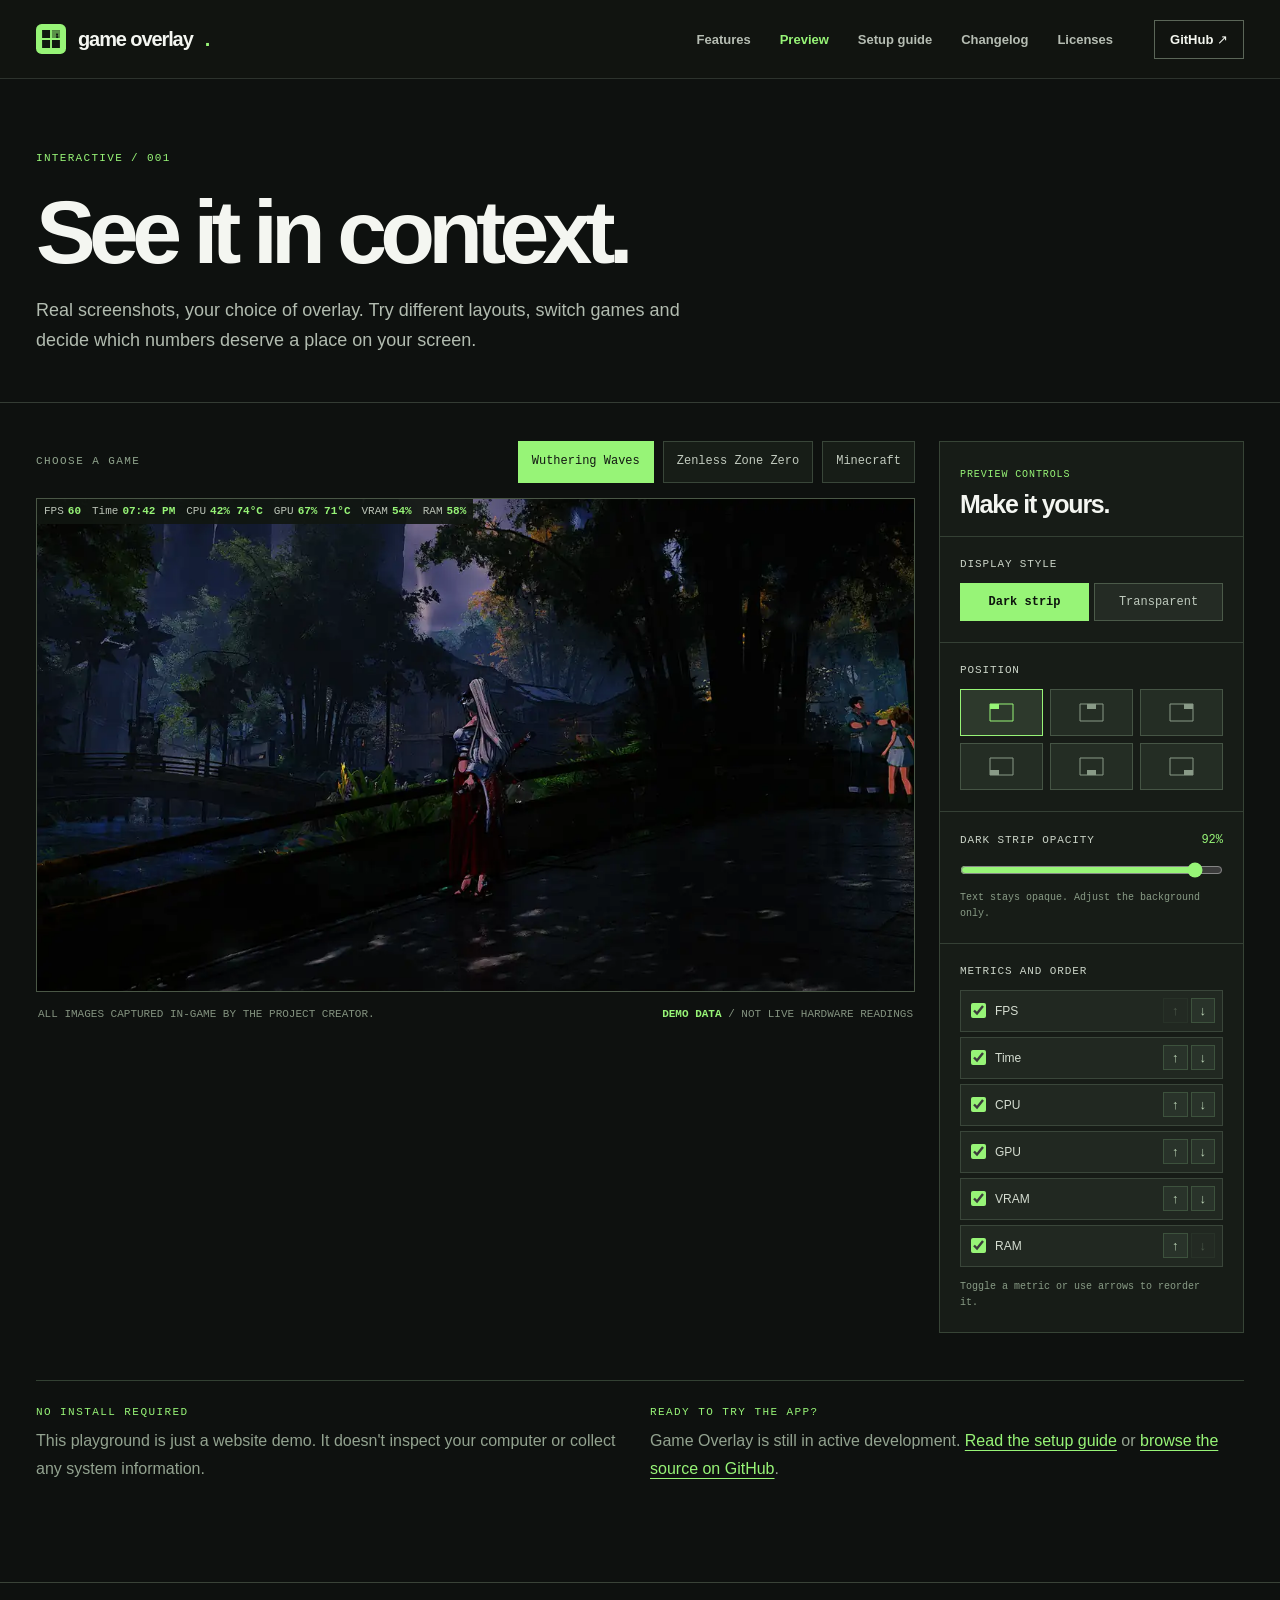
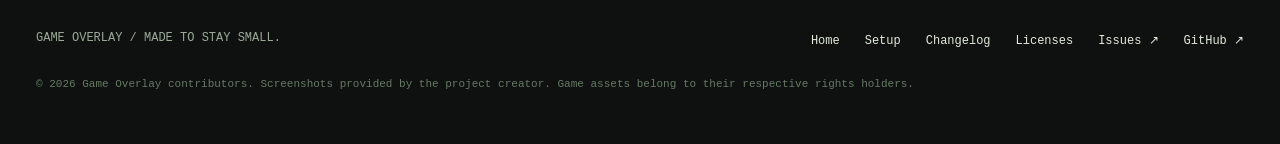
<file: docs/preview/index.html>
<!doctype html>
<html lang="en">
<head>
  <meta charset="utf-8">
  <meta name="viewport" content="width=device-width,initial-scale=1">
  <meta name="theme-color" content="#0e110f">
  <meta name="description" content="Try Game Overlay on real game screenshots. Change metrics, position and display style in the interactive preview.">
  <title>Interactive preview | Game Overlay</title>
  <link rel="icon" href="../favicon.svg?v=20261030-brand" type="image/svg+xml">
  <link rel="stylesheet" href="../styles.css">
  <link rel="stylesheet" href="../playground.css">
  <script src="../app.js" defer></script>
  <script src="../playground.js" defer></script>
  <meta property="og:title" content="Game Overlay | Interactive preview">
  <meta property="og:description" content="See Game Overlay in action. Try the dark strip, transparent text, screen positions and metric layouts.">
  <meta property="og:type" content="website">
  <meta property="og:url" content="https://lsvjdev.github.io/GameOverlay/preview/">
  <meta property="og:site_name" content="Game Overlay">
  <meta property="og:image" content="https://lsvjdev.github.io/GameOverlay/assets/social-preview.jpg">
  <meta property="og:image:type" content="image/jpeg">
  <meta property="og:image:width" content="1280">
  <meta property="og:image:height" content="640">
  <meta property="og:image:alt" content="Game Overlay, a lightweight open-source Windows performance monitor, with an in-game metrics strip and settings window">
  <meta name="twitter:card" content="summary_large_image">
  <meta name="twitter:image" content="https://lsvjdev.github.io/GameOverlay/assets/social-preview.jpg">
  <link rel="canonical" href="https://lsvjdev.github.io/GameOverlay/preview/">
</head>
<body>
<a class="skip-link" href="#main">Skip to content</a>
<header class="site-header">
  <div class="wrap header-inner">
    <a class="brand" href="../" aria-label="Game Overlay home"><img class="brand-logo" src="../favicon.svg?v=20261030-brand" alt="" aria-hidden="true" width="30" height="30">game overlay<span style="color:var(--acid)">.</span></a>
    <button class="nav-toggle" aria-label="Open navigation" aria-expanded="false" aria-controls="site-navigation"><svg width="20" height="20" viewBox="0 0 20 20" fill="none" aria-hidden="true"><path d="M2 6H18M2 14H18" stroke="currentColor" stroke-width="1.7"/></svg></button>
    <nav class="nav-links" id="site-navigation" aria-label="Main navigation">
      <a href="../#features">Features</a>
      <a href="../preview/" aria-current="page">Preview</a>
      <a href="../guide/">Setup guide</a>
      <a href="../changelog/">Changelog</a>
        <a href="../licenses/">Licenses</a>
      <a class="nav-source" href="https://github.com/lsvjdev/GameOverlay" target="_blank" rel="noopener noreferrer">GitHub ↗</a>
    </nav>
  </div>
</header>
<main id="main">
  <section class="preview-intro">
    <div class="wrap">
      <div class="eyebrow">INTERACTIVE / 001</div>
      <h1>See it in context.</h1>
      <p>Real screenshots, your choice of overlay. Try different layouts, switch games and decide which numbers deserve a place on your screen.</p>
    </div>
  </section>
  <section class="playground">
    <div class="wrap">
      <div class="playground-grid">
        <div class="preview-main">
          <div class="scene-controls" role="group" aria-label="Game screenshot">
            <span class="eyebrow">CHOOSE A GAME</span>
            <button class="scene-button" data-scene="wuwa" aria-pressed="true" type="button">Wuthering Waves</button>
            <button class="scene-button" data-scene="zzz" aria-pressed="false" type="button">Zenless Zone Zero</button>
            <button class="scene-button" data-scene="minecraft" aria-pressed="false" type="button">Minecraft</button>
          </div>
          <div class="game-screen" id="game-screen" data-scene="wuwa" data-style="strip" data-position="tl" style="--bar-opacity:.92">
            <div class="game-scene" role="img" aria-label="Wuthering Waves gameplay screenshot"></div>
            <div id="demo-hud" class="demo-hud" aria-label="Illustrative performance overlay"></div>
          </div>
          <div class="game-foot">
            <span>ALL IMAGES CAPTURED IN-GAME BY THE PROJECT CREATOR.</span>
            <span><strong>DEMO DATA</strong> / NOT LIVE HARDWARE READINGS</span>
          </div>
        </div>
        <aside class="settings-panel" aria-labelledby="controls-title">
          <div class="panel-head"><span>PREVIEW CONTROLS</span><h2 id="controls-title">Make it yours.</h2></div>
          <div class="panel-section">
            <h3>Display style</h3>
            <div class="toggle-buttons" role="group" aria-label="Display style">
              <button class="control-button" type="button" data-style="strip" aria-pressed="true">Dark strip</button>
              <button class="control-button" type="button" data-style="clear" aria-pressed="false">Transparent</button>
            </div>
          </div>
          <div class="panel-section">
            <h3>Position</h3>
            <div class="position-grid" role="group" aria-label="Overlay position">
              <button class="pos-button" aria-label="Top left" data-position="tl" aria-pressed="true"><svg width="25" height="19" viewBox="0 0 25 19" aria-hidden="true"><rect x="1" y="1" width="9" height="5"/><path d="M1 1h23v17H1z" fill="none" stroke="currentColor" stroke-width="1"/></svg></button>
              <button class="pos-button" aria-label="Top center" data-position="tc" aria-pressed="false"><svg width="25" height="19" viewBox="0 0 25 19" aria-hidden="true"><rect x="8" y="1" width="9" height="5"/><path d="M1 1h23v17H1z" fill="none" stroke="currentColor" stroke-width="1"/></svg></button>
              <button class="pos-button" aria-label="Top right" data-position="tr" aria-pressed="false"><svg width="25" height="19" viewBox="0 0 25 19" aria-hidden="true"><rect x="15" y="1" width="9" height="5"/><path d="M1 1h23v17H1z" fill="none" stroke="currentColor" stroke-width="1"/></svg></button>
              <button class="pos-button" aria-label="Bottom left" data-position="bl" aria-pressed="false"><svg width="25" height="19" viewBox="0 0 25 19" aria-hidden="true"><rect x="1" y="13" width="9" height="5"/><path d="M1 1h23v17H1z" fill="none" stroke="currentColor" stroke-width="1"/></svg></button>
              <button class="pos-button" aria-label="Bottom center" data-position="bc" aria-pressed="false"><svg width="25" height="19" viewBox="0 0 25 19" aria-hidden="true"><rect x="8" y="13" width="9" height="5"/><path d="M1 1h23v17H1z" fill="none" stroke="currentColor" stroke-width="1"/></svg></button>
              <button class="pos-button" aria-label="Bottom right" data-position="br" aria-pressed="false"><svg width="25" height="19" viewBox="0 0 25 19" aria-hidden="true"><rect x="15" y="13" width="9" height="5"/><path d="M1 1h23v17H1z" fill="none" stroke="currentColor" stroke-width="1"/></svg></button>
            </div>
          </div>
          <div class="panel-section" id="opacity-section">
            <div class="range-row"><h3 style="margin:0">Dark strip opacity</h3><output id="opacity-label" for="opacity-range">92%</output></div>
            <input type="range" id="opacity-range" min="0" max="100" value="92" step="1" aria-label="Dark strip opacity">
            <p class="panel-hint" id="opacity-hint">Text stays opaque. Adjust the background only.</p>
          </div>
          <div class="panel-section">
            <h3>Metrics and order</h3>
            <div class="metric-controls" id="metric-controls" aria-label="Metric visibility and order"></div>
            <p class="panel-hint">Toggle a metric or use arrows to reorder it.</p>
          </div>
        </aside>
      </div>
      <div class="preview-bottom">
        <div><span class="eyebrow">NO INSTALL REQUIRED</span><p>This playground is just a website demo. It doesn't inspect your computer or collect any system information.</p></div>
        <div><span class="eyebrow">READY TO TRY THE APP?</span><p>Game Overlay is still in active development. <a href="../guide/">Read the setup guide</a> or <a href="https://github.com/lsvjdev/GameOverlay/tree/dev">browse the source on GitHub</a>.</p></div>
      </div>
    </div>
  </section>
</main>
<footer class="site-footer">
  <div class="wrap">
    <div class="footer-grid">
      <span>GAME OVERLAY / MADE TO STAY SMALL.</span>
      <nav class="footer-links" aria-label="Footer navigation"><a href="../">Home</a><a href="../guide/">Setup</a><a href="../changelog/">Changelog</a>
        <a href="../licenses/">Licenses</a><a href="https://github.com/lsvjdev/GameOverlay/issues">Issues ↗</a><a href="https://github.com/lsvjdev/GameOverlay">GitHub ↗</a></nav>
    </div>
    <p class="footer-note">© 2026 Game Overlay contributors. Screenshots provided by the project creator. Game assets belong to their respective rights holders.</p>
  </div>
</footer>
</body>
</html>
</file>
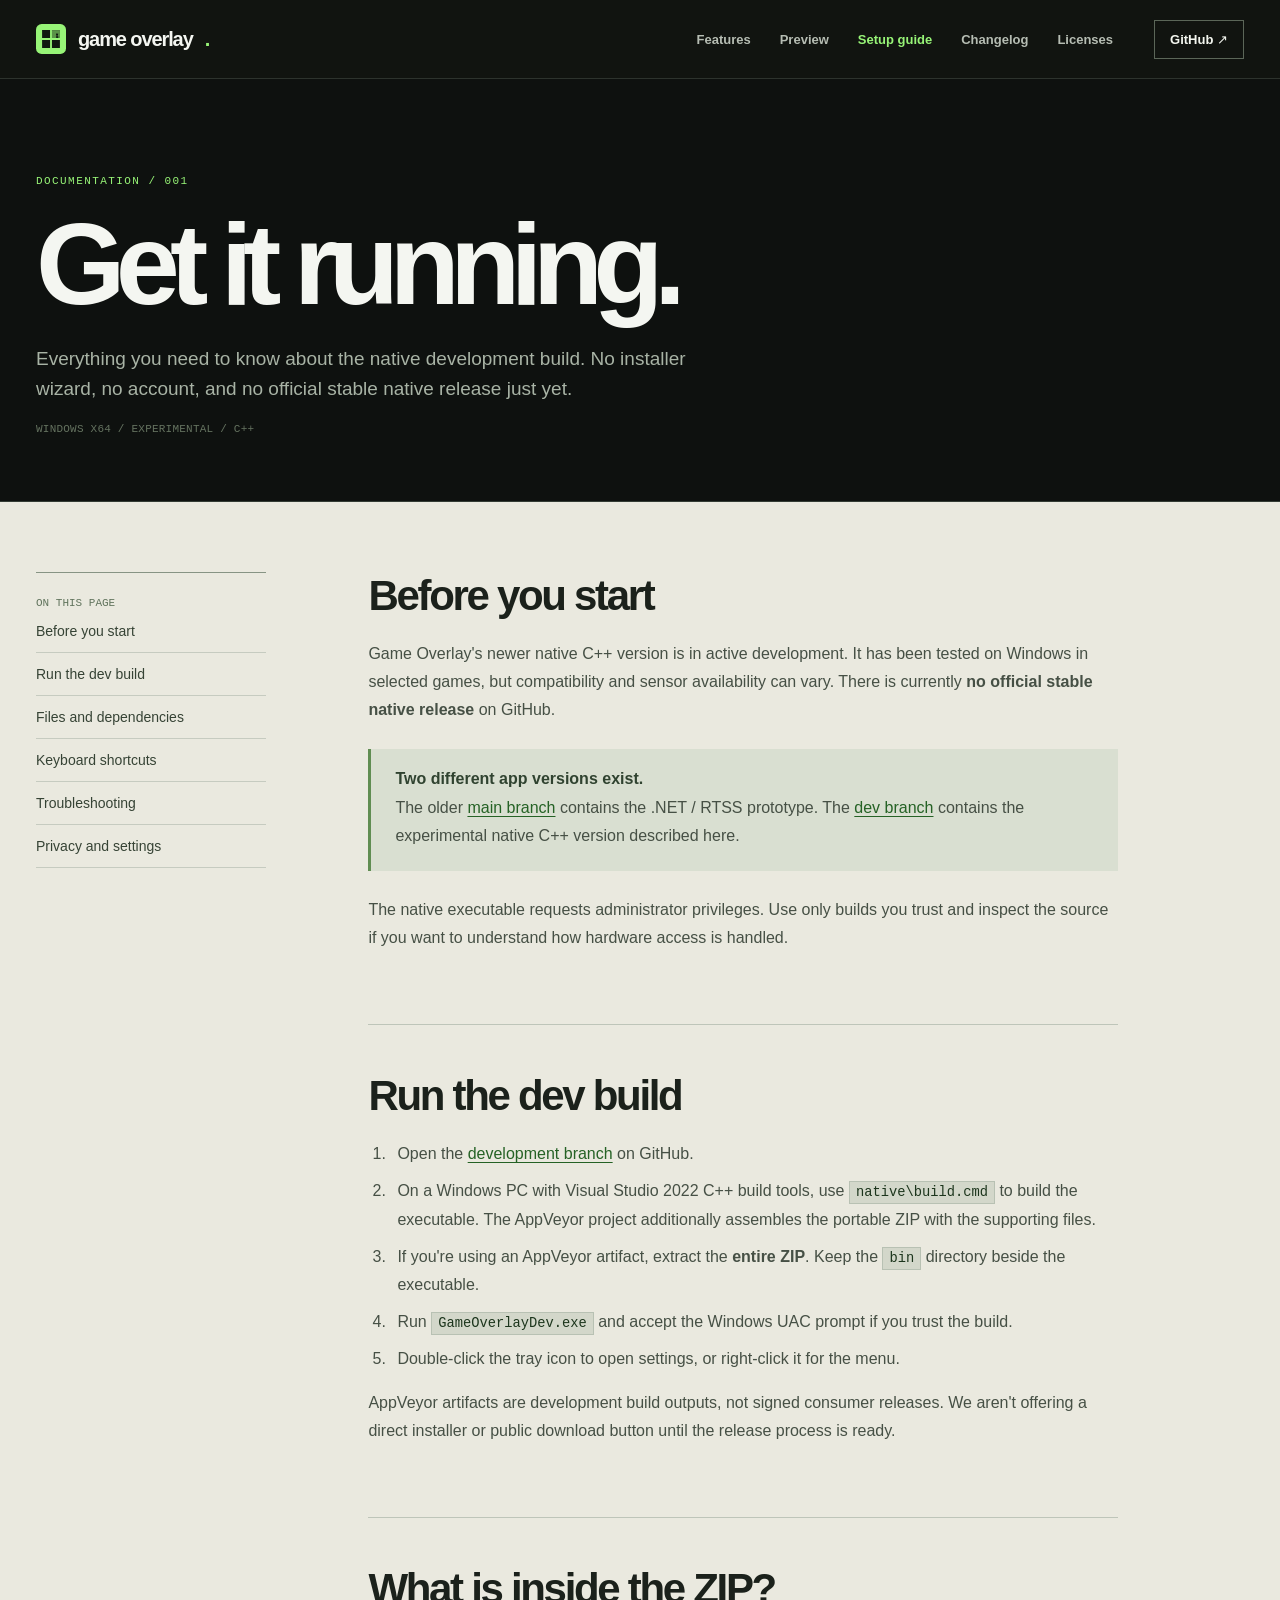
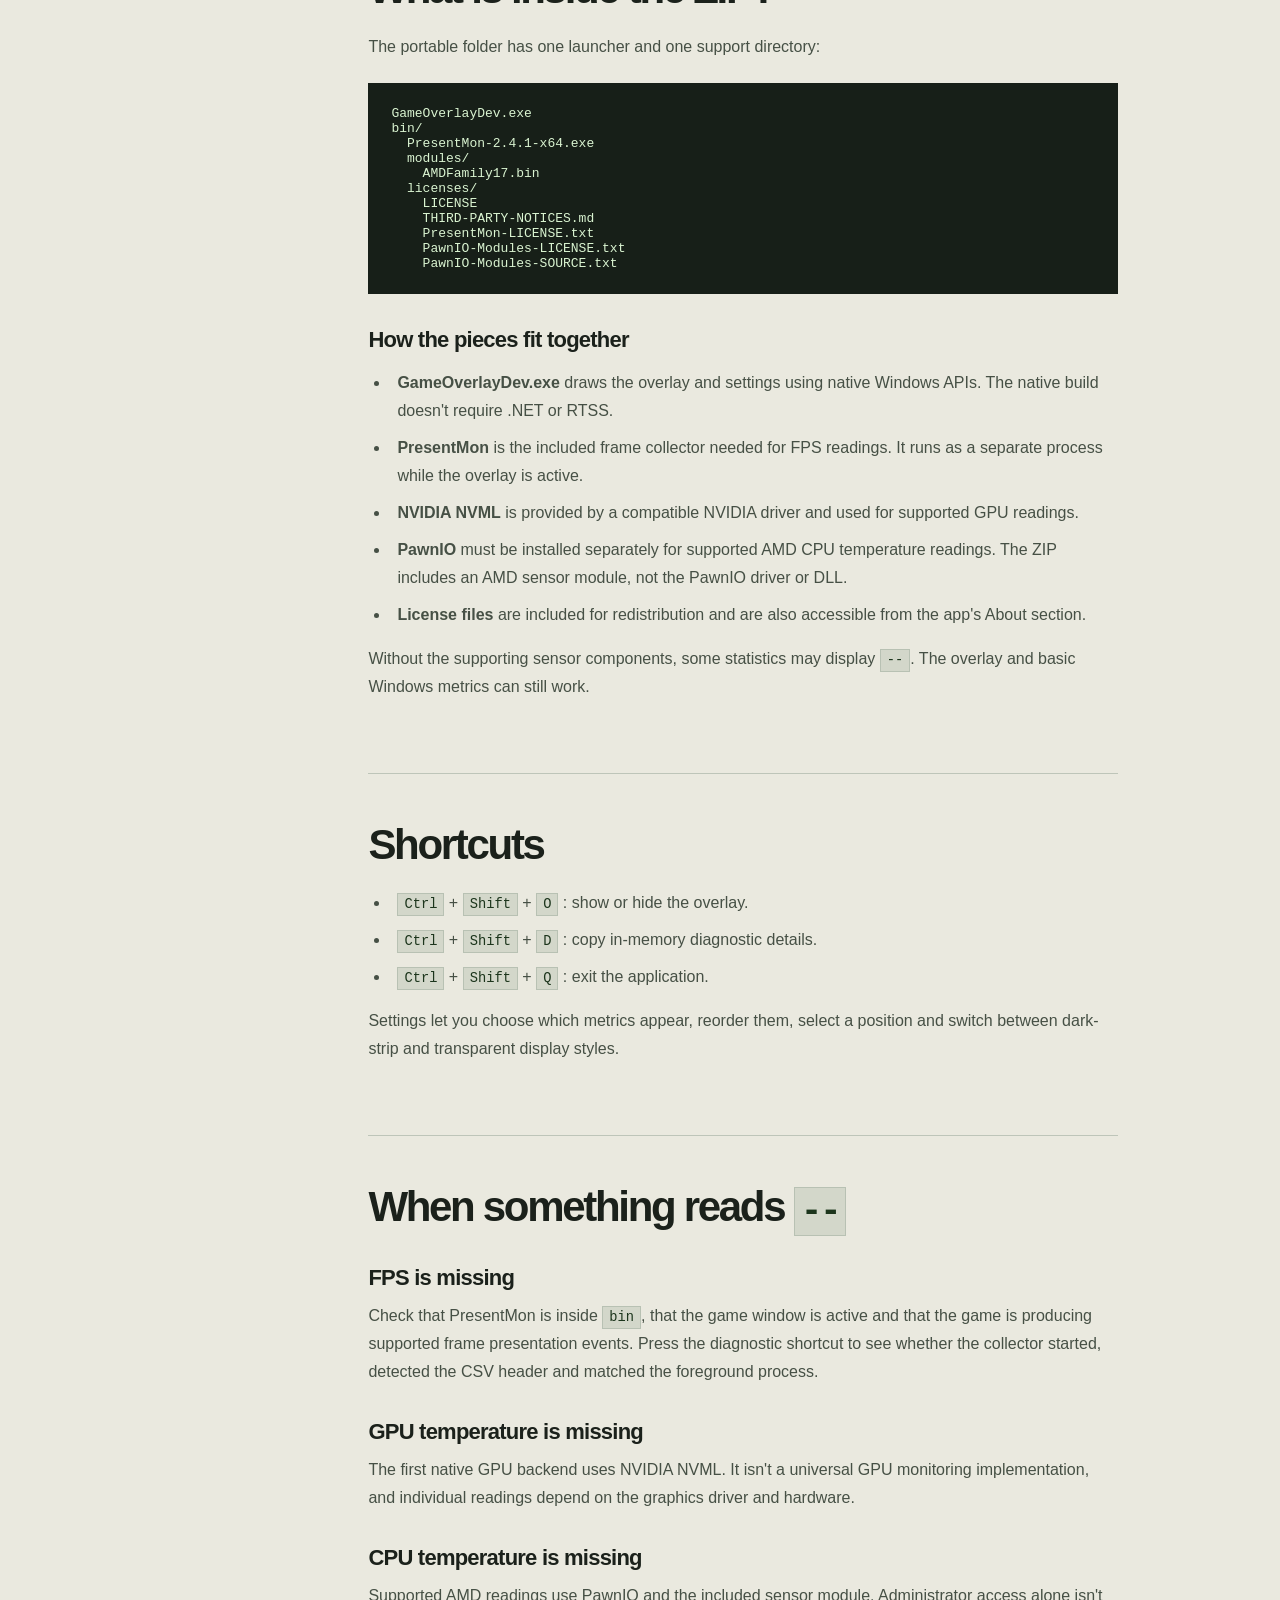
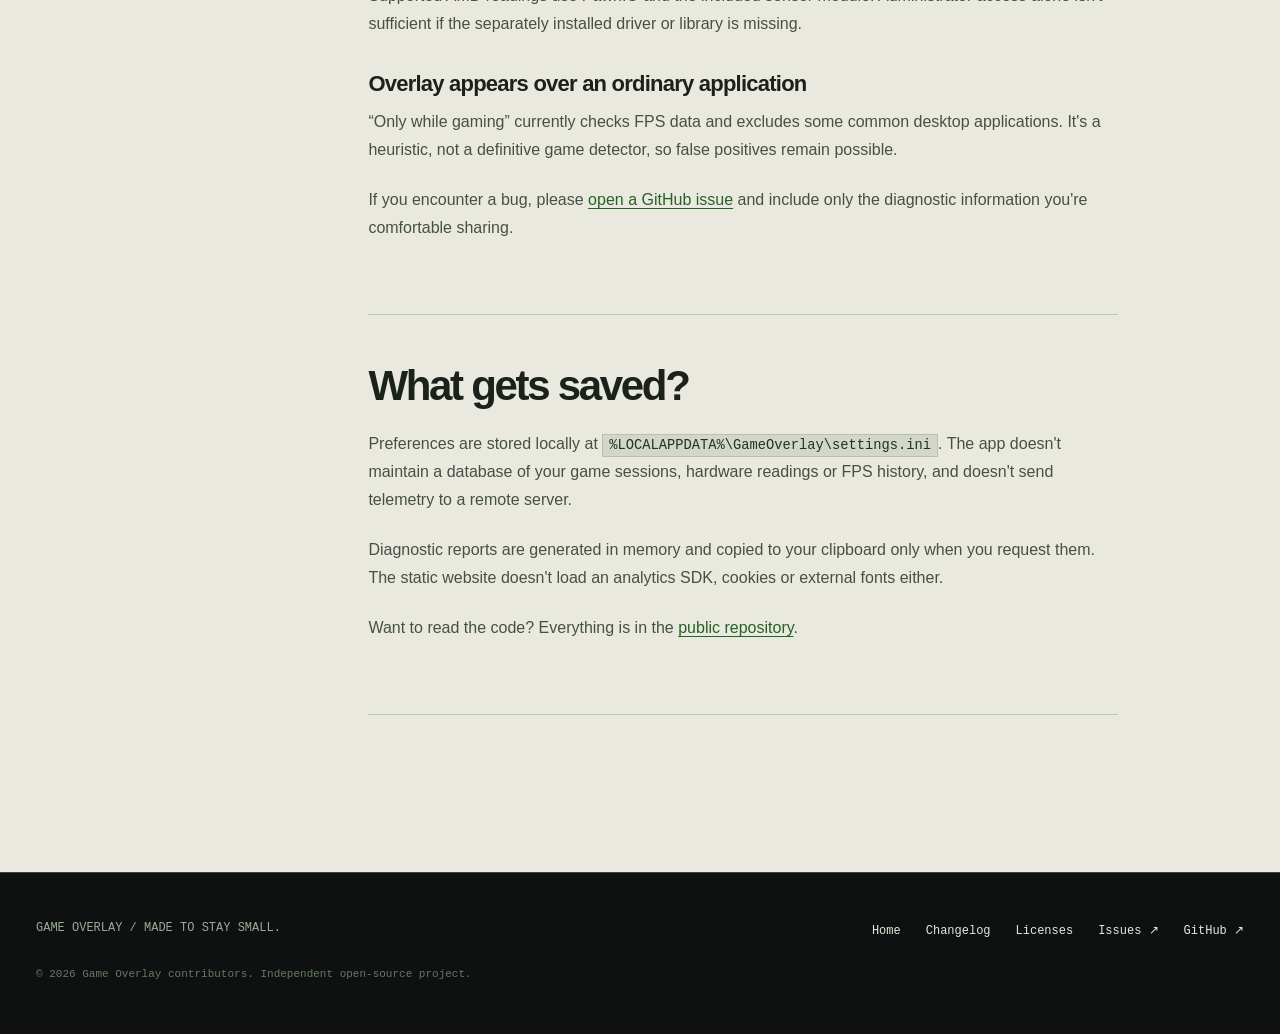
<file: docs/guide.html>
<!doctype html>
<html lang="en">
<head>
  <meta charset="utf-8">
  <meta name="viewport" content="width=device-width, initial-scale=1">
  <meta name="robots" content="noindex, follow">
  <meta http-equiv="refresh" content="0; url=guide/">
  <link rel="canonical" href="https://lsvjdev.github.io/GameOverlay/guide/">
  <title>Setup guide | Game Overlay</title>
  <script>location.replace("guide/" + location.search + location.hash);</script>
</head>
<body>
  <p>This page moved. <a href="guide/">Open the guide page</a>.</p>
</body>
</html>
</file>
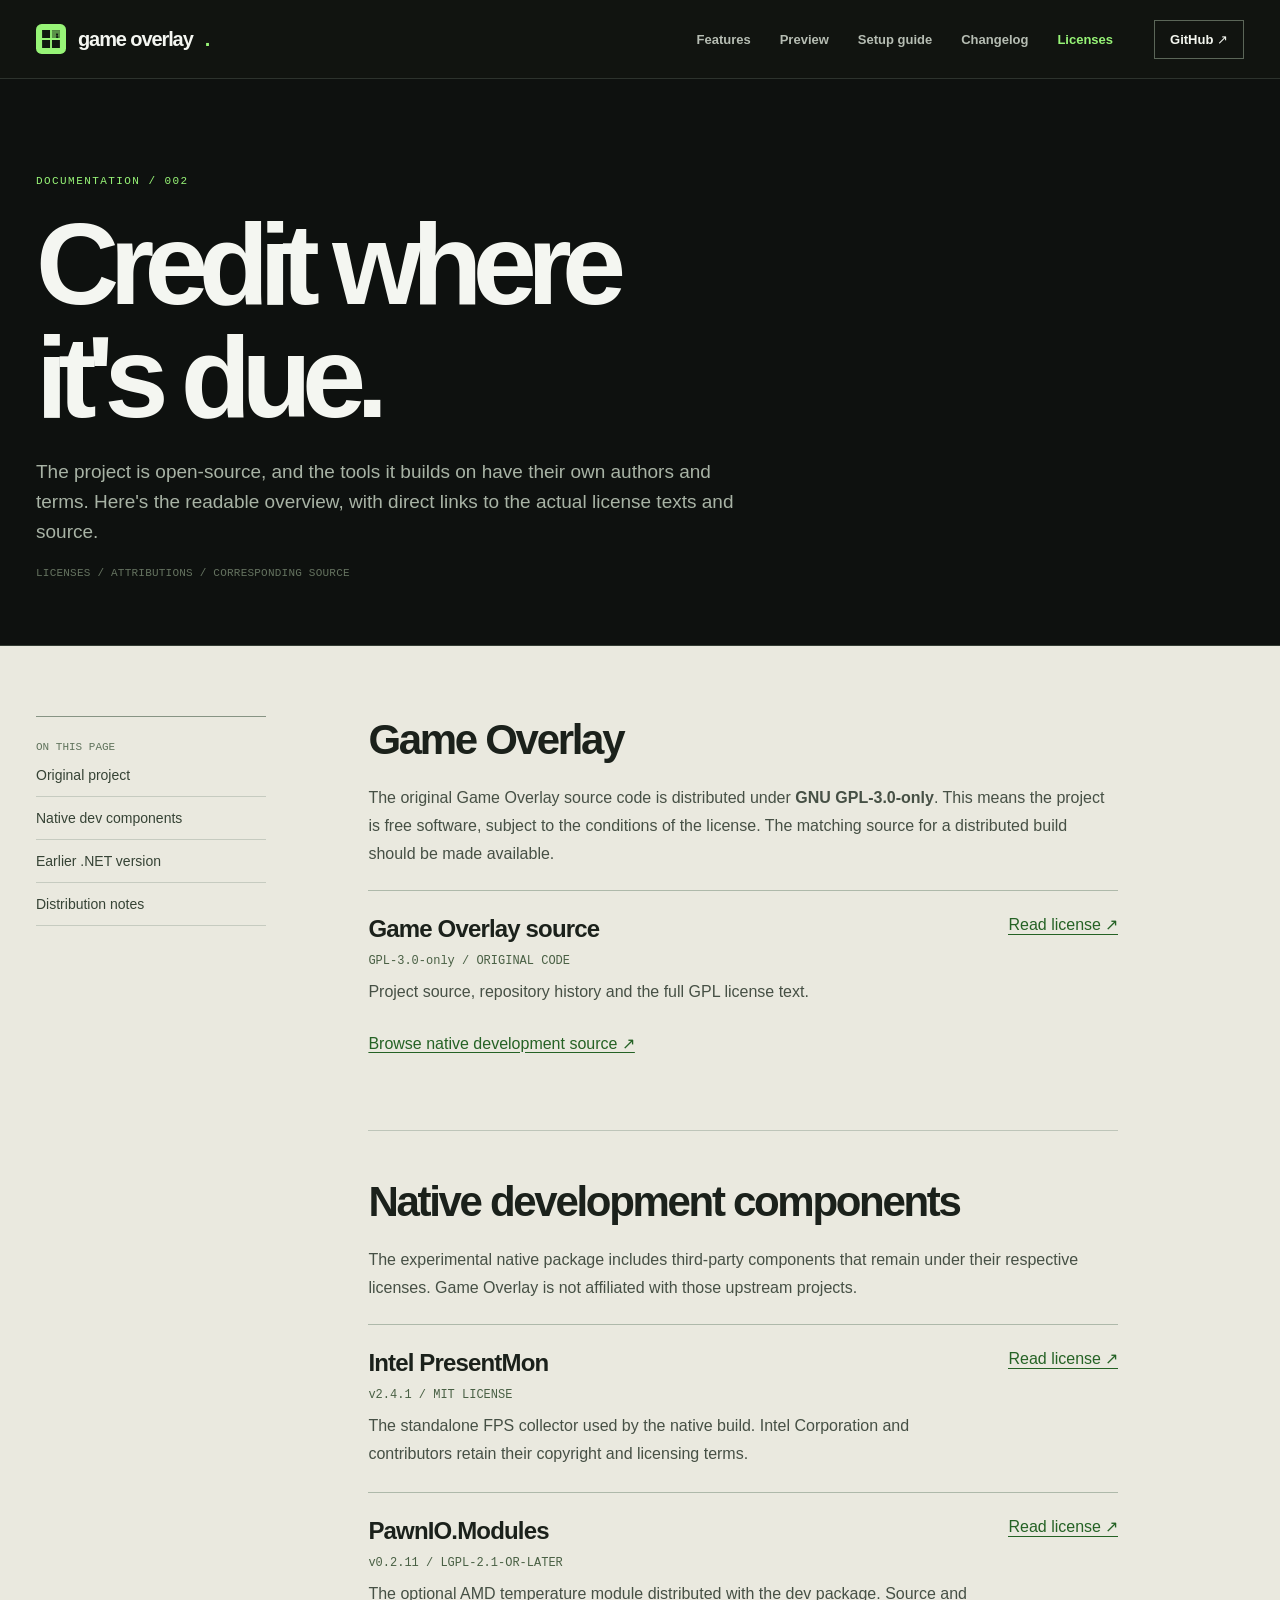
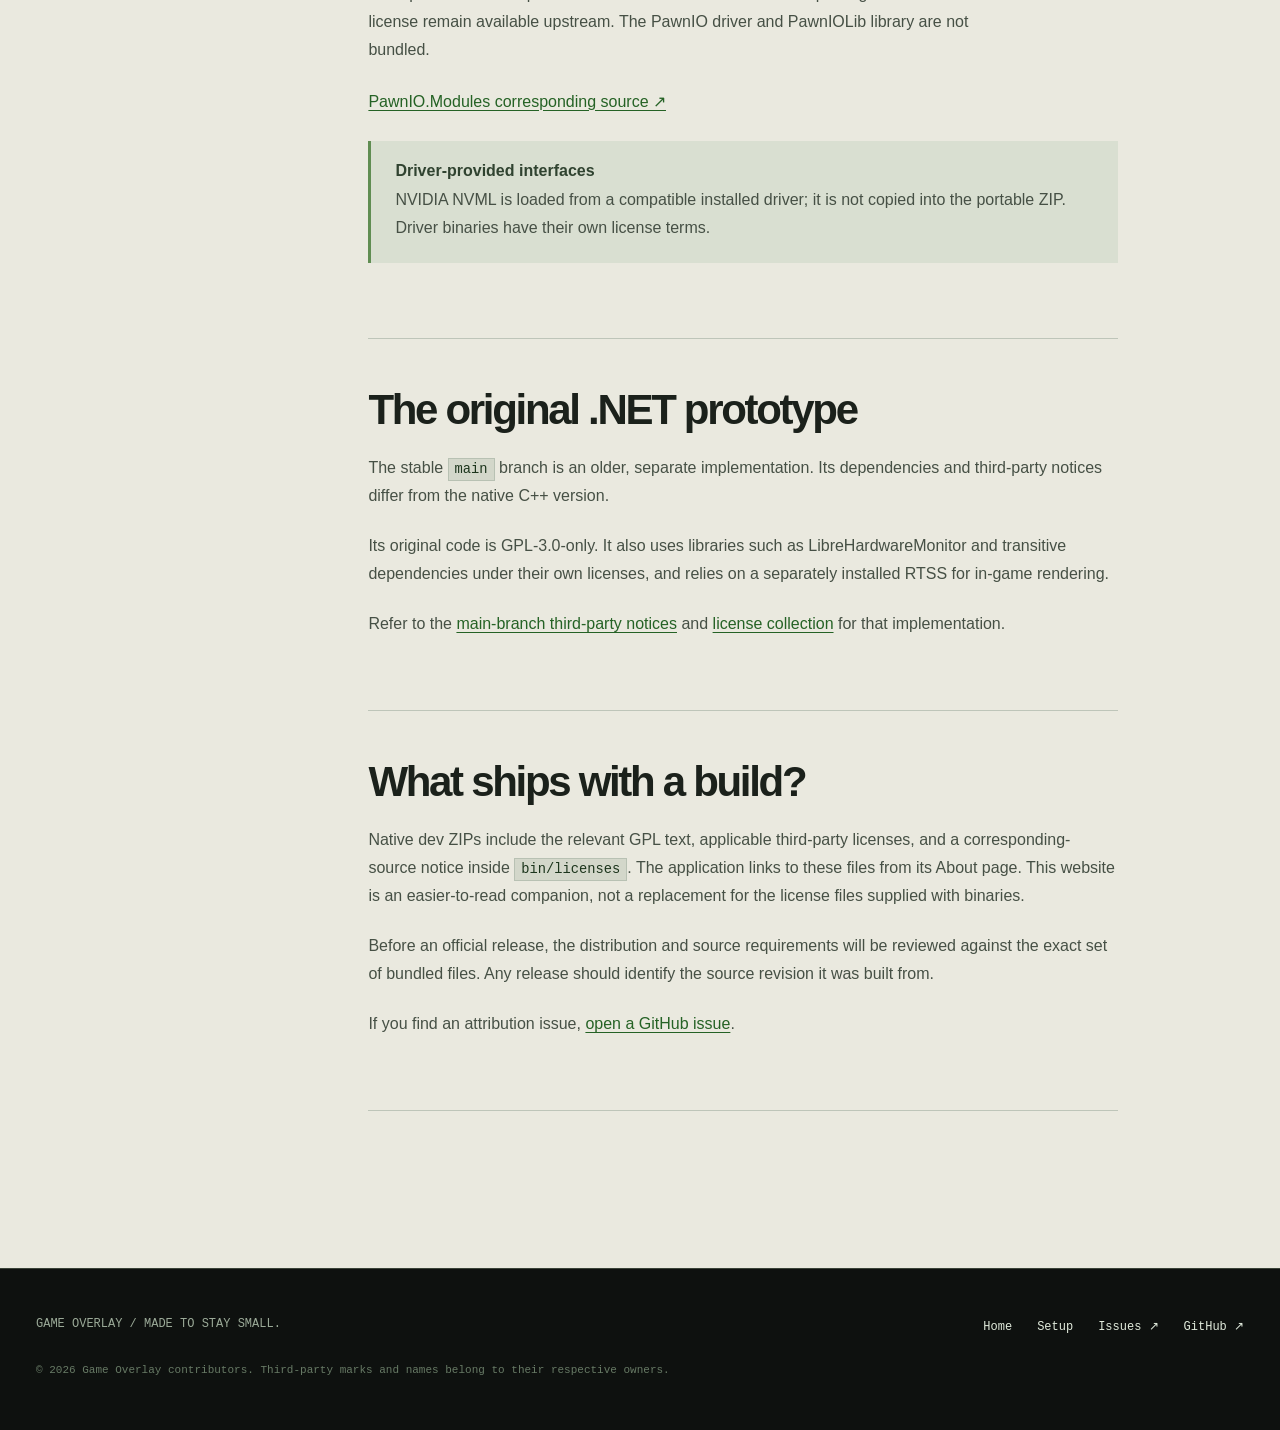
<file: docs/licenses.html>
<!doctype html>
<html lang="en">
<head>
  <meta charset="utf-8">
  <meta name="viewport" content="width=device-width, initial-scale=1">
  <meta name="robots" content="noindex, follow">
  <meta http-equiv="refresh" content="0; url=licenses/">
  <link rel="canonical" href="https://lsvjdev.github.io/GameOverlay/licenses/">
  <title>Licenses and credits | Game Overlay</title>
  <script>location.replace("licenses/" + location.search + location.hash);</script>
</head>
<body>
  <p>This page moved. <a href="licenses/">Open the licenses page</a>.</p>
</body>
</html>
</file>
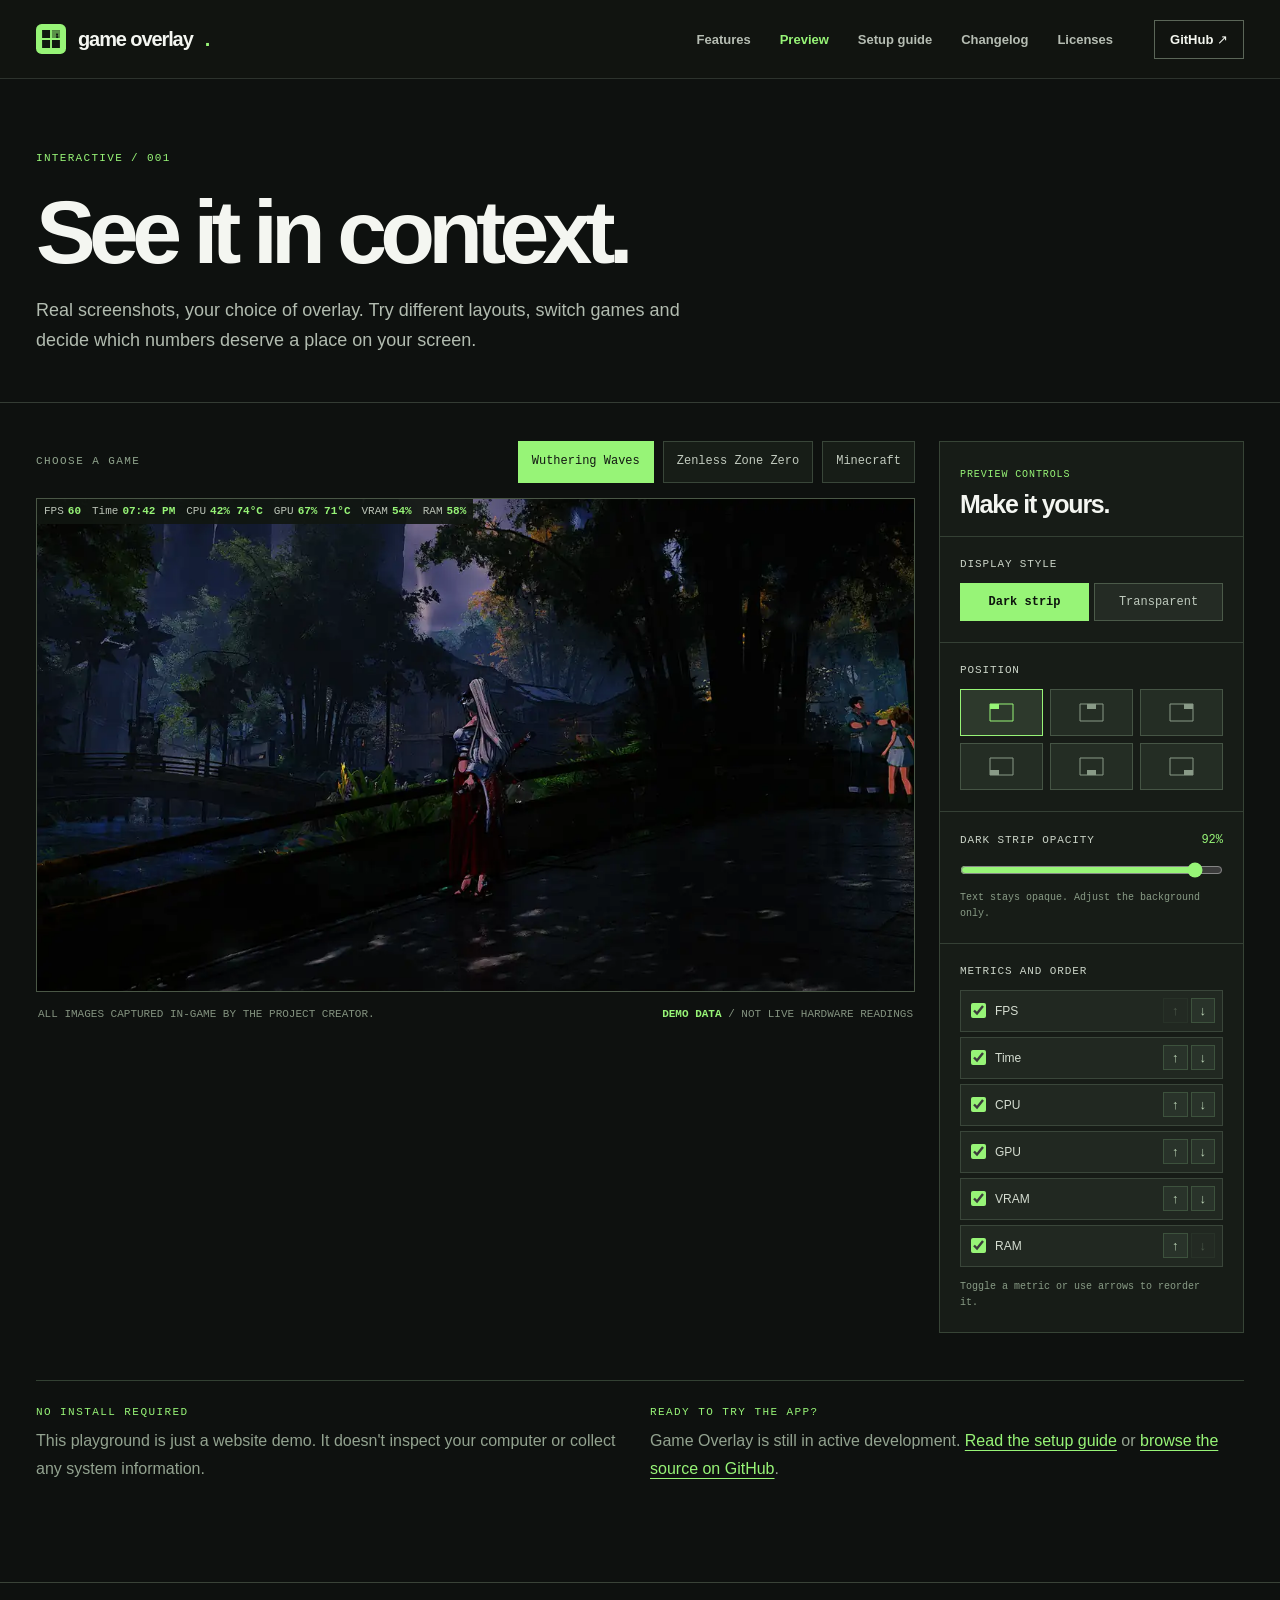
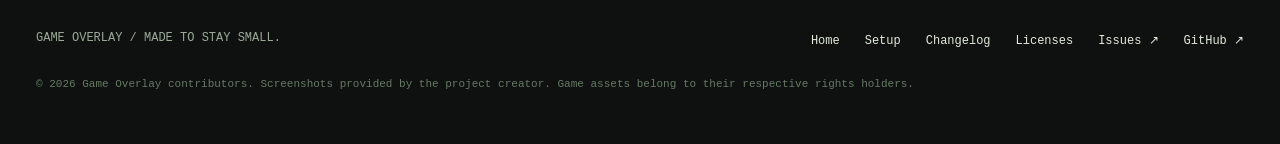
<file: docs/preview.html>
<!doctype html>
<html lang="en">
<head>
  <meta charset="utf-8">
  <meta name="viewport" content="width=device-width, initial-scale=1">
  <meta name="robots" content="noindex, follow">
  <meta http-equiv="refresh" content="0; url=preview/">
  <link rel="canonical" href="https://lsvjdev.github.io/GameOverlay/preview/">
  <title>Interactive preview | Game Overlay</title>
  <script>location.replace("preview/" + location.search + location.hash);</script>
</head>
<body>
  <p>This page moved. <a href="preview/">Open the preview page</a>.</p>
</body>
</html>
</file>
<file: docs/styles.css>
:root {
  color-scheme: dark;
  --ink: #0e110f;
  --panel: #191d1a;
  --line: #323830;
  --muted: #a3aa9d;
  --paper: #eae9df;
  --paper-ink: #1b211b;
  --acid: #97f477;
  --soft-acid: #c2ff95;
  --mono: "SFMono-Regular", Consolas, "Liberation Mono", monospace;
  --sans: "Segoe UI Variable", "Segoe UI", Arial, sans-serif;
}

*, *::before, *::after { box-sizing: border-box; }
html { scroll-behavior: smooth; scroll-padding-top: 100px; }
body {
  margin: 0; background: var(--ink); color: #f4f6f1;
  font-family: var(--sans); font-size: 16px; -webkit-font-smoothing: antialiased;
}
button, a { -webkit-tap-highlight-color: transparent; }
button { font: inherit; }
a { color: inherit; }
a:focus-visible, button:focus-visible { outline: 2px solid var(--acid); outline-offset: 5px; }
::selection { background: var(--acid); color: var(--ink); }
.wrap { width: min(100% - 72px, 1380px); margin-inline: auto; }
.mono, .eyebrow, .small-tag, .section-index, .footnote, .hero-meta, .mini-key, .top-status, .version, .technical, .data-label, .demo-caption, .site-footer, .tag-list { font-family: var(--mono); }
.skip-link {
  position: absolute; top: -80px; left: 20px; padding: 12px 18px;
  background: var(--acid); color: var(--ink); z-index: 200;
}
.skip-link:focus { top: 10px; }
.site-header {
  position: relative; z-index: 100; background: #111410; border-bottom: 1px solid #2d332d;
}
.site-header .header-inner {
  height: 78px; display: flex; align-items: center; gap: 35px;
}
.brand { display: inline-flex; align-items: center; text-decoration: none; gap: 12px; font-size: 20px; font-weight: 740; letter-spacing: -.055em; white-space: nowrap; }
.brand-logo { display: block; width: 30px; height: 30px; flex: 0 0 30px; }
.nav-links { display: flex; align-items: center; gap: 29px; margin-left: auto; }
.nav-links a { color: #b6bdb3; font-size: 13px; font-weight: 550; text-decoration: none; transition: color .18s; }
.nav-links a:hover, .nav-links a[aria-current="page"] { color: var(--acid); }
.nav-links .nav-source { border: 1px solid #5b6658; color: #f3f6ef; padding: 11px 15px; margin-left: 12px; }
.nav-links .nav-source:hover { background: var(--acid); color: var(--ink); border-color: var(--acid); }
.nav-toggle { display: none; color: #fff; background: none; border: 1px solid #62695e; width: 42px; height: 42px; cursor: pointer; margin-left: auto; }
.nav-toggle svg { vertical-align: middle; }
.top-status {
  border-bottom: 1px solid #292f29; color: #b8c2b3; background: #141814;
  font-size: 11px; letter-spacing: .06em;
}
.top-status .wrap { display: flex; justify-content: space-between; gap: 16px; padding-block: 11px; }
.status-dot { display: inline-block; width: 7px; height: 7px; border-radius: 50%; background: var(--acid); margin-right: 8px; }
.top-status a { text-decoration: none; color: #d4e3cd; border-bottom: 1px solid #697866; }
.hero { overflow: hidden; border-bottom: 1px solid #353e33; }
.hero-main {
  display: grid; grid-template-columns: minmax(0, 1.05fr) minmax(0, .95fr);
  min-height: 675px; align-items: center; gap: 56px; padding-block: 88px 94px;
}
.eyebrow { text-transform: uppercase; color: var(--acid); letter-spacing: .13em; font-size: 11px; line-height: 1.8; }
.hero h1 {
  font-size: clamp(67px, 7.9vw, 140px); font-weight: 680;
  letter-spacing: -.09em; line-height: .95; margin: 30px 0 27px;
}
.hero h1 .line { display: block; }
.hero h1 .acid { color: var(--acid); }
.hero-description { max-width: 525px; color: #aeb7ae; font-size: clamp(17px, 1.6vw, 20px); line-height: 1.65; letter-spacing: -.016em; }
.hero-actions { display: flex; gap: 12px; flex-wrap: wrap; margin-top: 31px; }
.action {
  text-decoration: none; font-size: 14px; font-weight: 680; letter-spacing: -.01em;
  min-height: 48px; padding: 14px 20px; display: inline-flex; align-items: center; gap: 28px;
  transition: transform .18s, background .18s, border-color .18s; border: 1px solid transparent;
}
.action:hover { transform: translateY(-2px); }
.action-primary { color: #0b130b; background: var(--acid); }
.action-primary:hover { background: var(--soft-acid); }
.action-outline { color: #f3f5f1; border-color: #515a4e; }
.action-outline:hover { border-color: var(--acid); }
.hero-meta { display: flex; gap: 20px; flex-wrap: wrap; color: #7e8a7c; font-size: 11px; margin-top: 38px; }
.hero-meta span::before { content: "/"; color: var(--acid); padding-right: 10px; }
.hero-visual { min-width: 0; align-self: stretch; display: flex; align-items: center; }
.instrument {
  width: 100%; border: 1px solid #3d493d; background: #151915;
  box-shadow: 20px 20px 0 #1b231b; transform: translate(-10px,-5px);
}
.instrument-top { height: 45px; display: flex; align-items: center; padding-inline: 20px; border-bottom: 1px solid #374037; justify-content: space-between; }
.instrument-top .mono { font-size: 10px; color: #abb4a9; }
.instrument-top .right { color: var(--acid); }
.instrument-viewport { position: relative; height: 350px; overflow: hidden; background: #232923; }
.instrument-viewport::before {
  content: ""; position: absolute; inset: 0; opacity: .5;
  background-image: linear-gradient(#424e42 1px, transparent 1px), linear-gradient(90deg, #424e42 1px, transparent 1px);
  background-size: 37px 37px;
}
.instrument-viewport::after {
  content: "GAME VIEW  /  SIMULATED";
  position: absolute; bottom: 18px; right: 16px; font: 10px var(--mono);
  letter-spacing: .06em; color: #8e9a8a;
}
.abstract-landscape { position: absolute; inset: 0; overflow: hidden; pointer-events: none; }
.land-block { position: absolute; bottom: -30px; background: #394339; border: 1px solid #465446; transform: skew(-8deg); }
.land-block.one { width: 22%; height: 60%; left: 5%; }
.land-block.two { width: 19%; height: 84%; left: 31%; background: #303b32; }
.land-block.three { width: 25%; height: 48%; right: 7%; background: #344036; }
.land-block.four { width: 14%; height: 28%; right: 30%; background: #435044; }
.land-line { position: absolute; left: -10%; right: -10%; bottom: 44px; border-top: 1px solid #5b715b; transform: rotate(-9deg); }
.hud {
  position: absolute; left: 13px; top: 13px; z-index: 1;
  display: flex; gap: 10px; flex-wrap: wrap; max-width: calc(100% - 26px);
  padding: 7px 8px; background: rgba(12, 15, 12, .91);
  font-family: var(--mono); font-size: 10px; line-height: 1.5;
  border: 1px solid rgba(104, 122, 99, .35);
}
.hud .hud-item { display: inline-flex; white-space: nowrap; gap: 4px; }
.hud .hud-label { color: #b3b9b1; }
.hud .hud-value { color: var(--acid); font-weight: 700; }
.instrument[data-style="clear"] .hud { background: transparent; border-color: transparent; padding: 2px; }
.instrument[data-style="clear"] .hud-label, .instrument[data-style="clear"] .hud-value { color: #fff; text-shadow: none; }
.instrument-foot {
  padding: 16px 20px; display: flex; justify-content: space-between; align-items: center;
  gap: 16px; flex-wrap: wrap;
}
.demo-caption { font-size: 10px; letter-spacing: .04em; color: #a4b09f; }
.mode-switch { display: inline-flex; gap: 4px; background: #242b24; padding: 4px; }
.mode-switch button {
  border: 0; background: none; color: #bbc3b8; font: 11px var(--mono);
  padding: 9px 12px; cursor: pointer;
}
.mode-switch button[aria-pressed="true"] { background: var(--acid); color: #111710; font-weight: 700; }
.hero-bottom { display: grid; grid-template-columns: repeat(3, 1fr); border-top: 1px solid #353e33; }
.hero-bottom div { padding: 20px 0; display: flex; gap: 18px; align-items: baseline; }
.hero-bottom div + div { border-left: 1px solid #353e33; padding-left: 28px; }
.hero-bottom span { font: 11px var(--mono); color: var(--acid); }
.hero-bottom strong { font-size: 13px; font-weight: 500; color: #b3beb2; }
.paper { background: var(--paper); color: var(--paper-ink); }
.paper .eyebrow { color: #427939; }
.section-pad { padding-block: 116px; }
.section-title { font-size: clamp(43px, 5.5vw, 80px); letter-spacing: -.075em; line-height: 1.07; font-weight: 650; margin: 26px 0 0; }
.section-intro { display: grid; grid-template-columns: .8fr 1.2fr; gap: 60px; align-items: start; margin-bottom: 66px; }
.section-intro p { color: #525b50; font-size: 20px; line-height: 1.55; margin: 32px 0 0; max-width: 520px; }
.feature-list { border-top: 1px solid #a6aca0; }
.feature-row {
  display: grid; grid-template-columns: .15fr .8fr 1.15fr; gap: 30px;
  padding: 31px 0; border-bottom: 1px solid #a6aca0; align-items: start;
}
.feature-row .section-index { font-size: 12px; color: #5d7156; margin-top: 7px; }
.feature-row h3 { font-size: clamp(25px, 2.8vw, 38px); font-weight: 620; margin: 0; letter-spacing: -.055em; }
.feature-row p { color: #596257; margin: 3px 0 0; line-height: 1.65; font-size: 16px; max-width: 590px; }
.hardware { background: #111611; color: #e6ebe3; border-top: 1px solid #2f3a2f; }
.hardware-heading { display: grid; grid-template-columns: 1fr 1fr; gap: 50px; padding-bottom: 70px; }
.hardware-heading p { color: #9ca99b; line-height: 1.75; font-size: 17px; margin: 23px 0 0; }
.pipeline { border-top: 1px solid #424d40; }
.pipeline-item {
  display: grid; grid-template-columns: 240px 1fr auto; gap: 40px; align-items: center;
  min-height: 95px; border-bottom: 1px solid #424d40; padding: 22px 0;
}
.pipeline-item strong { font-size: 21px; letter-spacing: -.03em; font-weight: 550; }
.pipeline-item p { margin: 0; line-height: 1.6; color: #a5b0a2; }
.pipeline-item .mini-key { font-size: 11px; color: var(--acid); white-space: nowrap; }
.arch-note { margin-top: 22px; font: 12px/1.7 var(--mono); color: #7e917c; max-width: 800px; }
.terminal {
  background: #192119; border: 1px solid #445343; padding: 27px;
  display: flex; gap: 18px; align-items: flex-start; margin-top: 52px;
}
.terminal .glyph { font: 28px var(--mono); color: var(--acid); line-height: 1; }
.terminal p { margin: 2px 0 0; color: #bac7b6; line-height: 1.65; }
.terminal strong { color: #e9f1e4; }
.start-section { padding: 108px 0; border-top: 1px solid #bdc2b6; }
.start-layout { display: grid; grid-template-columns: 1.1fr .9fr; gap: 60px; align-items: end; }
.start-layout .section-title { max-width: 850px; }
.start-side { padding: 28px 0 0 26px; border-left: 1px solid #acb3a7; }
.start-side p { color: #4e5a4e; line-height: 1.7; margin: 0 0 26px; }
.start-side .action-outline { color: var(--paper-ink); border-color: #748070; }
.start-side .action-outline:hover { border-color: #2d5827; }
.site-footer { border-top: 1px solid #3a4338; padding-block: 43px; color: #9baa98; font-size: 12px; }
.footer-grid { display: flex; gap: 25px; justify-content: space-between; flex-wrap: wrap; align-items: center; }
.site-footer a { color: #e1ebdc; text-decoration: none; }
.site-footer a:hover { color: var(--acid); }
.footer-links { display: flex; flex-wrap: wrap; align-items: center; gap: 25px; padding-top: 7px; }
.footer-links a { display: inline-flex; align-items: center; line-height: 1.4; white-space: nowrap; }
.footer-note { margin-top: 28px; color: #677a65; font-size: 11px; }
.internal-hero { padding: 93px 0 66px; border-bottom: 1px solid #343c34; }
.internal-hero h1 { font-size: clamp(64px, 9vw, 120px); line-height: .98; letter-spacing: -.085em; font-weight: 660; margin: 16px 0 23px; }
.internal-hero p { color: #a8b3a5; font-size: 19px; line-height: 1.6; max-width: 700px; }
.doc-layout { display: grid; grid-template-columns: 230px minmax(0, 750px); gap: clamp(50px, 8vw, 135px); padding-block: 70px 110px; }
.doc-aside { align-self: start; position: sticky; top: 24px; border-top: 1px solid #879484; padding-top: 19px; }
.doc-aside span { font: 11px var(--mono); color: #60735c; }
.doc-aside a { display: block; padding: 13px 0; border-bottom: 1px solid #c6cbc0; text-decoration: none; font-size: 14px; color: #364335; }
.doc-aside a:hover { color: #35692e; }
.doc-article h2 { font-size: clamp(29px, 3.3vw, 42px); letter-spacing: -.055em; font-weight: 620; margin: 0 0 20px; }
.doc-article h3 { font-size: 22px; letter-spacing: -.035em; margin: 33px 0 11px; }
.doc-article p, .doc-article li { color: #465045; line-height: 1.75; }
.doc-article p { margin: 0 0 22px; }
.doc-article section { padding: 0 0 50px; margin-bottom: 47px; border-bottom: 1px solid #bec5b9; scroll-margin-top: 30px; }
.doc-article ol, .doc-article ul { padding-left: 22px; }
.doc-article li { padding-left: 7px; margin-bottom: 9px; }
.doc-article a { color: #256225; text-underline-offset: 3px; }
.doc-article a:hover { color: #102a0f; }
.doc-article code, .doc-article kbd {
  font-family: var(--mono); font-size: .86em; background: #d3d7ca;
  border: 1px solid #b8c1b3; padding: 3px 6px; color: #1c351c;
}
.doc-article pre { overflow-x: auto; padding: 23px; background: #171f18; color: #daf4d1; line-height: 1.8; font: 13px var(--mono); }
.doc-article pre code { border: 0; background: none; color: inherit; padding: 0; font-size: inherit; }
.note {
  padding: 21px 24px; background: #d9dfd1; border-left: 3px solid #608d52;
  margin: 25px 0; color: #304330;
}
.note strong { display: block; margin-bottom: 6px; }
.note p { margin: 0; }
.license-entry { display: grid; grid-template-columns: 1fr auto; gap: 14px; padding: 24px 0; border-top: 1px solid #aeb9aa; }
.license-entry h3 { font-size: 24px; margin: 0 0 7px; }
.license-entry .version { color: #496044; font-size: 12px; }
.license-entry p { margin: 10px 0 0; max-width: 600px; }
.license-entry a { align-self: start; white-space: nowrap; }
.tag-list { color: #657360; letter-spacing: .02em; font-size: 11px; text-transform: uppercase; }
.link-arrow { text-decoration: none; border-bottom: 1px solid; }
@media (max-width: 1100px) {
  .wrap { width: min(100% - 48px, 1380px); }
  .hero-main { gap: 28px; }
  .hero h1 { font-size: clamp(65px, 7.7vw, 110px); }
  .pipeline-item { grid-template-columns: 190px 1fr; gap: 15px; }
  .pipeline-item .mini-key { grid-column: 1 / -1; }
}
@media (max-width: 780px) {
  html { scroll-padding-top: 72px; }
  .wrap { width: min(100% - 36px, 1380px); }
  .site-header .header-inner { height: 70px; }
  .nav-toggle { display: block; }
  .nav-links {
    display: none; position: absolute; top: 70px; left: 0; right: 0;
    padding: 20px 18px 25px; background: #111410; border-bottom: 1px solid var(--line);
    margin: 0; flex-direction: column; align-items: stretch; gap: 0;
  }
  .nav-links[data-open="true"] { display: flex; }
  .nav-links a { padding: 13px 7px; font-size: 16px; }
  .nav-links .nav-source { margin: 10px 0 0; text-align: center; }
  .top-status .wrap { font-size: 10px; }
  .top-status .tagline { display: none; }
  .hero-main { grid-template-columns: 1fr; padding-block: 65px 80px; min-height: auto; gap: 75px; }
  .hero h1 { font-size: clamp(62px, 12vw, 96px); }
  .hero-visual { max-width: 650px; width: 100%; margin-inline: auto; }
  .instrument { transform: none; box-shadow: 10px 10px 0 #1b231b; }
  .hero-bottom { grid-template-columns: 1fr; }
  .hero-bottom div, .hero-bottom div + div { border-left: 0; padding: 14px 0; border-bottom: 1px solid #353e33; }
  .section-pad { padding-block: 80px; }
  .section-intro, .hardware-heading, .start-layout { grid-template-columns: 1fr; gap: 15px; }
  .section-intro { margin-bottom: 50px; }
  .section-intro p { margin-top: 0; }
  .feature-row { grid-template-columns: 50px 1fr; }
  .feature-row p { grid-column: 2; }
  .doc-layout { grid-template-columns: 1fr; gap: 35px; }
  .doc-aside { position: static; }
  .doc-aside a { display: inline-block; margin-right: 18px; }
  .start-side { padding: 18px 0 0; border: 0; }
}
@media (max-width: 480px) {
  .hero h1 { font-size: clamp(55px, 14vw, 76px); }
  .instrument-top { padding-inline: 13px; }
  .instrument-viewport { height: 280px; }
  .hud { gap: 6px; font-size: 9px; }
  .mode-switch { width: 100%; }
  .mode-switch button { flex: 1; }
  .hero-meta { gap: 9px; }
  .hero-description { font-size: 17px; }
  .feature-row { grid-template-columns: 32px 1fr; gap: 16px; }
  .pipeline-item { grid-template-columns: 1fr; }
  .pipeline-item .mini-key { grid-column: auto; }
  .start-section { padding-block: 80px; }
  .license-entry { grid-template-columns: 1fr; }
  .footer-grid { align-items: start; }
}
@media (prefers-reduced-motion: reduce) {
  *, *::before, *::after { scroll-behavior: auto !important; transition-duration: .01ms !important; }
}

/* Preserve the user's real game screenshot in the homepage preview. */
.instrument-viewport::before { display: none; }
.instrument-viewport::after { color: #dde0d7; text-shadow: 0 1px 3px #111; }

/* Transparent preview uses smooth white text, separated readings. */
.instrument[data-style="clear"] .hud { font-family: "Segoe UI", Arial, sans-serif; font-size: 11px; -webkit-font-smoothing: antialiased; gap: 7px; }
.instrument[data-style="clear"] .hud-item + .hud-item::before { content: "|"; color: #e0e2e3; font-weight: 400; padding-right: 9px; }
.instrument[data-style="clear"] .hud-value { font-weight: 750; }
@media (min-width: 781px) and (max-width: 970px) {
  .nav-toggle { display: block; }
  .nav-links { display: none; position: absolute; top: 78px; left: 0; right: 0; padding: 20px 24px 25px; background: #111410; border-bottom: 1px solid var(--line); margin: 0; flex-direction: column; align-items: stretch; gap: 0; }
  .nav-links[data-open="true"] { display: flex; }
  .nav-links a { padding: 13px 7px; font-size: 16px; }
  .nav-links .nav-source { margin: 10px 0 0; text-align: center; }
}
</file>
<file: docs/changelog.css>
.history-highlights { padding-block: 98px 108px; }
.highlights-intro { display: grid; grid-template-columns: 1fr minmax(300px, 480px); gap: 50px; align-items: end; margin-bottom: 52px; }
.highlights-intro .section-title { margin-top: 18px; }
.highlights-intro p { margin: 0 0 6px; color: #4e584a; font-size: 17px; line-height: 1.6; }
.highlights-intro code { font: .85em var(--mono); color: #47613b; }
.history-list { border-top: 1px solid #9ca997; }
.history-entry { display: grid; grid-template-columns: 140px minmax(0, 1fr) 106px; gap: 28px; align-items: start; padding: 29px 0; border-bottom: 1px solid #b1bcac; }
.history-entry time { color: #5b6b54; font: 11px/1.6 var(--mono); padding-top: 4px; }
.history-entry h3 { margin: 8px 0 0; font-weight: 580; font-size: clamp(19px, 2.2vw, 25px); line-height: 1.38; letter-spacing: -.028em; max-width: 790px; }
.history-entry p { margin: 10px 0 0; line-height: 1.6; color: #586557; }
.history-kind { font: 10px/1.5 var(--mono); letter-spacing: .055em; color: #538044; }
.history-entry > a { justify-self: end; padding: 7px 0; color: #2e5930; font: 12px/1.45 var(--mono); text-decoration: none; white-space: nowrap; border-bottom: 1px solid #90a288; }
.history-entry > a:hover { color: #122f0f; border-color: #122f0f; }
.all-history { padding: 100px 0 115px; }
.history-head { display: grid; grid-template-columns: 1fr auto; gap: 20px; align-items: end; margin-bottom: 40px; }
.history-head .section-title { margin-top: 16px; }
.history-head p { color: #9ba997; margin: 18px 0 0; font-size: 17px; line-height: 1.65; }
.history-external { font: 12px var(--mono); color: var(--acid); text-underline-offset: 5px; margin-bottom: 9px; }
.history-tabs { display: flex; border-top: 1px solid #495648; border-bottom: 1px solid #495648; }
.history-tabs button { appearance: none; cursor: pointer; border: 0; border-bottom: 3px solid transparent; color: #a9b6a5; background: transparent; font-size: 15px; text-align: left; padding: 22px 35px 19px 0; margin-right: 34px; }
.history-tabs button span { display: inline-block; padding-left: 8px; font: 11px var(--mono); color: #778b72; }
.history-tabs button[aria-pressed="true"] { color: #f6fbf3; border-color: var(--acid); font-weight: 650; }
.history-tabs button[aria-pressed="true"] span { color: var(--acid); }
.history-tabs button:hover { color: #eff9e8; }
.history-status { padding: 20px 0; font: 12px/1.6 var(--mono); color: #9aa997; }
.commit-list { margin: 0; padding: 0; list-style: none; border-top: 1px solid #283629; }
.commit-list:empty { border: 0; }
.commit-list li { display: grid; grid-template-columns: 120px minmax(0, 1fr) 110px; align-items: baseline; gap: 22px; padding: 19px 0; border-bottom: 1px solid #2e3b2e; }
.commit-list time { color: #7f987b; font: 11px var(--mono); }
.commit-title { font-size: 15px; line-height: 1.55; color: #e1e8dd; overflow-wrap: anywhere; }
.commit-title span { display: inline-block; color: #8bba85; font: 11px var(--mono); min-width: 52px; }
.commit-list a { color: var(--acid); font: 12px var(--mono); justify-self: end; text-decoration: none; border-bottom: 1px solid #536e4f; padding-bottom: 3px; }
.commit-list a:hover { border-color: var(--acid); }
.history-load { text-align: center; padding: 25px 0 8px; }
.history-load button { cursor: pointer; background: transparent; border: 1px solid #657b61; color: #d6e8d0; padding: 15px 30px; font: 13px var(--mono); }
.history-load button:not(:disabled):hover { background: var(--acid); border-color: var(--acid); color: #121812; }
.history-load button:disabled { opacity: .45; cursor: wait; }
.history-load button[hidden] { display: none; }
.history-fineprint { margin: 25px 0 0; color: #7c9179; max-width: 770px; font: 12px/1.75 var(--mono); }
.history-fineprint a { color: #b0d4a7; }
@media(max-width: 850px) {
  .highlights-intro { grid-template-columns: 1fr; gap: 18px; }
  .history-entry { grid-template-columns: 120px minmax(0,1fr); gap: 15px; }
  .history-entry > a { grid-column: 2; justify-self: start; }
}
@media(max-width: 580px) {
  .history-highlights { padding-block: 65px 80px; }
  .all-history { padding-block: 72px; }
  .history-entry { grid-template-columns: 1fr; gap: 10px; }
  .history-entry > a { grid-column: 1; }
  .history-head { grid-template-columns: 1fr; gap: 18px; }
  .history-tabs { flex-wrap: wrap; }
  .history-tabs button { flex: 1 1 100%; width: 100%; margin-right: 0; border-bottom-width: 2px; padding: 14px 0; }
  .commit-list li { grid-template-columns: 1fr auto; gap: 8px; }
  .commit-list time { grid-column: 1 / -1; }
  .commit-list a { grid-column: 2; grid-row: 2; }
}

.history-scope { margin: 20px 0 0; color: #b6d4ab; font: 12px/1.65 var(--mono); }
</file>
<file: docs/playground.css>
/* Game Overlay interactive preview */
.preview-intro { padding: 70px 0 46px; border-bottom: 1px solid #343c34; }
.preview-intro .eyebrow { letter-spacing: .12em; }
.preview-intro h1 { margin: 18px 0; font-size: clamp(52px, 7vw, 92px); line-height: 1.02; font-weight: 680; letter-spacing: -.075em; }
.preview-intro p { color: #b2bcb0; font-size: 18px; line-height: 1.65; max-width: 690px; margin: 0; }
.playground { padding: 38px 0 100px; }
.playground-grid { display: grid; grid-template-columns: minmax(0, 1fr) 305px; gap: 24px; align-items: start; }
.preview-main { min-width: 0; }
.scene-controls { display: flex; align-items: center; gap: 9px; flex-wrap: wrap; margin-bottom: 15px; }
.scene-controls .eyebrow { margin-right: auto; color: #91a58e; }
.scene-button { color: #c1cabe; background: #171d17; border: 1px solid #394639; padding: 11px 13px; cursor: pointer; font: 12px/1.35 var(--mono); display: flex; align-items: center; justify-content: center; text-align: center; align-self: stretch; min-height: 42px; }
.scene-button:hover { border-color: #75936d; }
.scene-button[aria-pressed="true"] { color: #121812; background: var(--acid); border-color: var(--acid); }
.game-screen { aspect-ratio: 16 / 9; position: relative; background: #202b26; border: 1px solid #4a5746; overflow: hidden; isolation: isolate; }
.game-scene { position: absolute; inset: 0; background-image: url('assets/wuwa.webp'); background-size: cover; background-position: center; background-repeat: no-repeat; transition: none; }
.game-screen[data-scene="wuwa"] .game-scene { background-image: url("assets/wuwa.webp"); }
.game-screen[data-scene="zzz"] .game-scene { background-image: url("assets/zzz.webp"); }
.game-screen[data-scene="minecraft"] .game-scene { background-image: url("assets/minecraft.webp"); }
.game-screen[data-scene="wuwa"] { background-color: #263546; }
.game-screen[data-scene="zzz"] { background-color: #59606a; }
.game-screen[data-scene="minecraft"] { background-color: #a8abb6; }
.demo-hud { position: absolute; z-index: 2; display: flex; flex-wrap: nowrap; width: max-content; align-items: center; column-gap: 11px; row-gap: 0; padding: 5px 7px; font: 11px/1.35 var(--mono); white-space: nowrap; border: 0; transform: scale(var(--hud-scale, 1)); transform-origin: left top; }
.demo-hud::before { position: absolute; inset: 0; content: ""; background: #111611; opacity: var(--bar-opacity, .92); z-index: -1; pointer-events: none; }
.game-screen[data-style="clear"] .demo-hud::before { display: none; }
.game-screen[data-style="clear"] .demo-hud { padding: 4px; text-shadow: none; }
.demo-hud .metric { display: inline-flex; flex: none; align-items: baseline; gap: 4px; }
.demo-hud .key { color: #bbc3b7; }
.demo-hud .value { color: var(--acid); font-weight: bold; }
.game-screen[data-style="clear"] .demo-hud .key, .game-screen[data-style="clear"] .demo-hud .value { color: #fff; }
.game-screen[data-position="tl"] .demo-hud { top: 0; left: 0; }
.game-screen[data-position="tc"] .demo-hud { top: 0; left: 50%; transform: translateX(-50%) scale(var(--hud-scale, 1)); transform-origin: center top; }
.game-screen[data-position="tr"] .demo-hud { top: 0; right: 0; transform-origin: right top; }
.game-screen[data-position="bl"] .demo-hud { bottom: 0; left: 0; transform-origin: left bottom; }
.game-screen[data-position="bc"] .demo-hud { bottom: 0; left: 50%; transform: translateX(-50%) scale(var(--hud-scale, 1)); transform-origin: center bottom; }
.game-screen[data-position="br"] .demo-hud { bottom: 0; right: 0; transform-origin: right bottom; }
.game-foot { display: flex; gap: 18px; justify-content: space-between; align-items: baseline; padding: 14px 2px 0; color: #83927f; font: 11px/1.55 var(--mono); }
.game-foot strong { color: var(--acid); font-weight: 600; }
.settings-panel { border: 1px solid #374436; background: #171c17; }
.panel-head { padding: 21px 20px 17px; border-bottom: 1px solid #344034; }
.panel-head span { color: var(--acid); font: 10px var(--mono); letter-spacing: .09em; }
.panel-head h2 { margin: 9px 0 0; font-size: 25px; letter-spacing: -.05em; font-weight: 610; }
.panel-section { padding: 21px 20px; border-bottom: 1px solid #354035; }
.panel-section:last-child { border-bottom: 0; }
.panel-section h3 { margin: 0 0 13px; font: 11px var(--mono); font-weight: 500; letter-spacing: .08em; text-transform: uppercase; color: #cbd4c8; }
.toggle-buttons { display: flex; width: 100%; gap: 5px; }
.control-button { cursor: pointer; flex: 1; text-align: center; padding: 11px 8px; font: 12px var(--mono); border: 1px solid #4b5a49; background: #242b24; color: #bec9bd; }
.control-button[aria-pressed="true"] { background: var(--acid); color: #0c140d; border-color: var(--acid); font-weight: 700; }
.control-button:not([aria-pressed="true"]):hover { border-color: #8da483; }
.position-grid { display: grid; grid-template-columns: repeat(3, 1fr); gap: 7px; }
.pos-button { padding: 13px; border: 1px solid #465545; color: #899a87; background: #242d24; cursor: pointer; }
.pos-button:hover { border-color: #b5d6a7; }
.pos-button[aria-pressed="true"] { border-color: var(--acid); color: var(--acid); background: #2d392c; }
.pos-button svg { display: block; margin: auto; }
.pos-button svg rect { fill: currentColor; }
.range-row { display: flex; justify-content: space-between; align-items: center; gap: 10px; }
.range-row output { color: var(--acid); font: 12px var(--mono); }
input[type="range"] { display: block; width: 100%; accent-color: var(--acid); margin: 15px 0 4px; cursor: pointer; }
input[type="range"]:disabled { cursor: not-allowed; opacity: .35; }
.panel-hint { margin: 12px 0 0; color: #899c86; font: 10px/1.6 var(--mono); }
.metric-controls { display: grid; gap: 5px; }
.metric-row { display: flex; align-items: center; gap: 8px; min-height: 42px; border: 1px solid #3a463a; background: #212821; padding: 5px 7px 5px 10px; }
.metric-row label { display: inline-flex; align-items: center; cursor: pointer; flex: 1; gap: 9px; color: #d5ddd1; font-size: 12px; user-select: none; }
.metric-row input { accent-color: var(--acid); width: 15px; height: 15px; margin: 0; }
.move-buttons { display: flex; gap: 3px; }
.move-button { border: 1px solid #3d523d; color: #bad3b4; background: #29332a; padding: 5px 8px; cursor: pointer; font-size: 13px; line-height: 1; }
.move-button:hover:not(:disabled) { background: #364936; }
.move-button:disabled { opacity: .26; cursor: not-allowed; }
.preview-bottom { margin-top: 47px; border-top: 1px solid #334133; padding-top: 20px; display: grid; grid-template-columns: 1fr 1fr; gap: 20px; }
.preview-bottom p { color: #93a390; line-height: 1.7; margin: 5px 0 0; }
.preview-bottom a { color: var(--acid); text-underline-offset: 4px; }
@media(max-width: 1070px) { .playground-grid { grid-template-columns: 1fr; } .settings-panel { display: grid; grid-template-columns: repeat(2, minmax(0,1fr)); } .panel-head { grid-column: 1 / -1; } .panel-section:nth-child(2n) { border-right: 1px solid #354035; } }
@media(max-width: 590px) { .preview-intro { padding: 57px 0 36px; } .playground { padding-top: 24px; } .settings-panel { display: block; } .panel-section { border-right: 0 !important; } .scene-controls .eyebrow { flex-basis: 100%; } .scene-button { flex: 1; } .demo-hud { font-size: 8px; column-gap: 6px; } .game-foot { flex-direction: column; gap: 3px; } .preview-bottom { grid-template-columns: 1fr; } }

/* Transparent demo matches the native separated white layout. */
.game-screen[data-style="clear"] .demo-hud { font-family: "Segoe UI", Arial, sans-serif; font-size: 11px; font-weight: 400; -webkit-font-smoothing: antialiased; gap: 5px; }
.game-screen[data-style="clear"] .demo-hud .metric { gap: 4px; align-items: baseline; }
.game-screen[data-style="clear"] .demo-hud .metric + .metric::before { content: "|"; margin-right: 4px; color: rgba(255,255,255,.85); font-weight: 400; }
.game-screen[data-style="clear"] .demo-hud .value { font-weight: 750; }
@media (max-width: 590px) { .game-screen[data-style="clear"] .demo-hud { font-size: 8px; column-gap: 3px; } .game-screen[data-style="clear"] .demo-hud .metric + .metric::before { margin-right: 2px; } }
</file>
